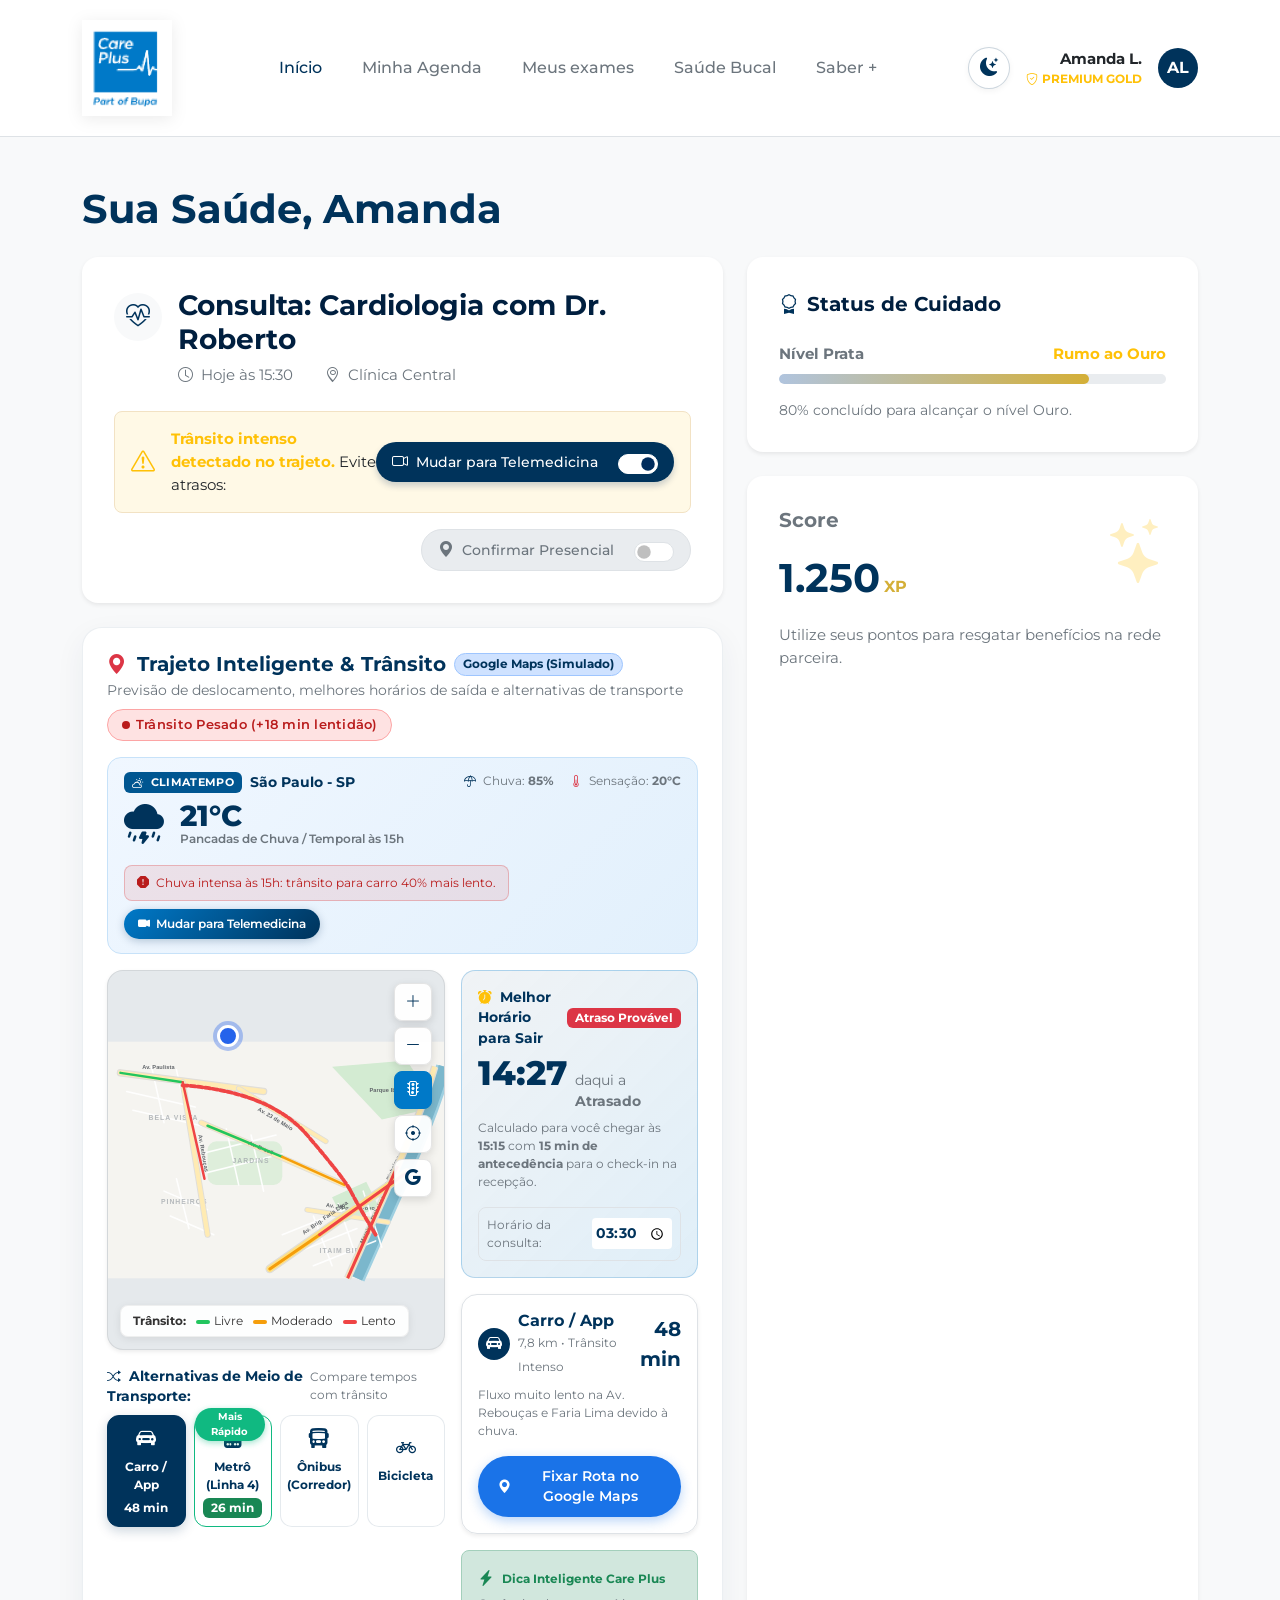
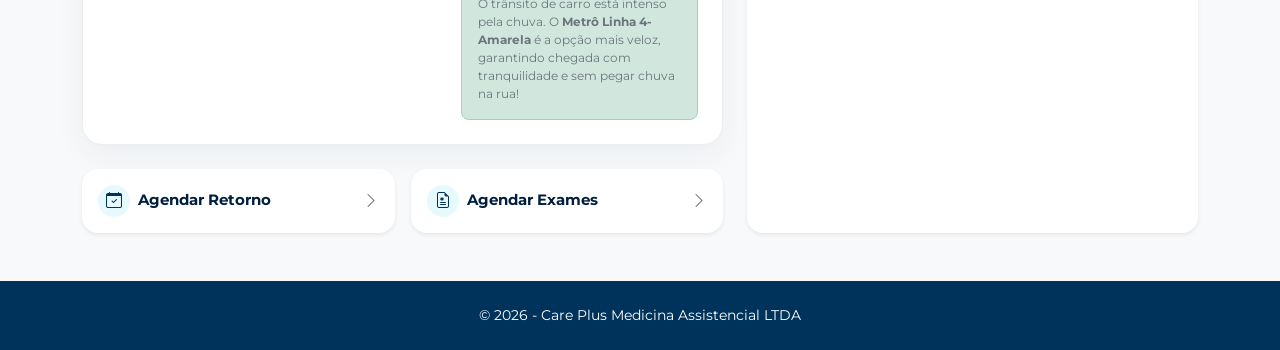
<file: index.html>
<!doctype html>
<html lang="pt-BR">
  <head>
    <meta charset="UTF-8" />
    <meta name="viewport" content="width=device-width, initial-scale=1.0" />
    <title>Care Plus - Dashboard</title>
    <link
      href="https://cdn.jsdelivr.net/npm/bootstrap@5.3.0/dist/css/bootstrap.min.css"
      rel="stylesheet"
    />
    <link rel="preconnect" href="https://fonts.googleapis.com" />
    <link rel="preconnect" href="https://fonts.gstatic.com" crossorigin />
    <link
      href="https://fonts.googleapis.com/css2?family=Montserrat:ital,wght@0,100..900;1,100..900&display=swap"
      rel="stylesheet"
    />
    <link
      rel="stylesheet"
      href="https://cdn.jsdelivr.net/npm/bootstrap-icons@1.11.1/font/bootstrap-icons.css"
    />
    <link rel="stylesheet" href="css/style.css" />
  </head>
  <body class="bg-light">
    <nav
      class="navbar navbar-expand-lg navbar-light bg-white border-bottom py-3"
    >
      <div class="container">
        <a class="navbar-brand d-flex align-items-center" href="index.html">
          <img
            src="img/logo.png"
            alt="Logo da Care Plus"
            height="96"
            class="d-inline-block align-text-top"
          />
        </a>
        <button
          class="navbar-toggler"
          type="button"
          data-bs-toggle="collapse"
          data-bs-target="#navbarNav"
        >
          <span class="navbar-toggler-icon"></span>
        </button>
        <div class="collapse navbar-collapse" id="navbarNav">
          <ul class="navbar-nav mx-auto">
            <li class="nav-item me-4">
              <a
                class="nav-link active fw-medium text-dark d-flex align-items-center"
                href="index.html"
              >
                Início
              </a>
            </li>
            <li class="nav-item me-4">
              <a
                class="nav-link fw-medium text-secondary d-flex align-items-center"
                href="pages/agenda.html"
              >
                Minha Agenda
              </a>
            </li>
            <li class="nav-item me-4">
              <a
                class="nav-link fw-medium text-secondary d-flex align-items-center"
                href="pages/exames.html"
              >
                Meus exames
              </a>
            </li>
            <li class="nav-item me-4">
              <a
                class="nav-link fw-medium text-secondary d-flex align-items-center"
                href="pages/saude-bucal.html"
              >
                Saúde Bucal
              </a>
            </li>
            <li class="nav-item">
              <a
                class="nav-link fw-medium text-secondary d-flex align-items-center"
                href="pages/saber.html"
              >
                Saber +
              </a>
            </li>
          </ul>
          <div class="d-flex align-items-center">
            <button
              class="btn btn-theme-toggle me-3"
              id="btnThemeToggle"
              title="Alternar tema claro/escuro"
              aria-label="Alternar tema claro/escuro"
            >
              <i class="bi bi-moon-stars-fill"></i>
            </button>
            <a
              href="pages/cadastro.html"
              class="text-decoration-none"
              title="Ver Perfil"
            >
              <div class="d-flex align-items-center">
                <div class="text-end me-3">
                  <div class="fw-bold text-dark font-md user-header-name">
                    Amanda L.
                  </div>
                  <div
                    class="text-warning fw-bold d-flex align-items-center justify-content-end font-xs"
                  >
                    <i class="bi bi-shield-check me-1"></i> PREMIUM GOLD
                  </div>
                </div>
                <div
                  class="avatar-md bg-primary text-white rounded-circle d-flex justify-content-center align-items-center fw-bold"
                >
                  AL
                </div>
              </div>
            </a>
          </div>
        </div>
      </div>
    </nav>
    <main class="container my-5">
      <h1 class="fw-bold mb-4 dashboard-title">Sua Saúde, Amanda</h1>
      <div class="row g-4">
        <div class="col-lg-7">
          <div class="card border-0 shadow-sm rounded-4 p-2">
            <div class="card-body p-4">
              <div class="d-flex align-items-start mb-4">
                <div class="icon-box bg-light avatar-lg me-3 mt-1">
                  <i class="bi bi-heart-pulse text-primary fs-4"></i>
                </div>
                <div>
                  <h3 class="fw-bold mb-2 section-title">
                    Consulta: Cardiologia com Dr. Roberto
                  </h3>
                  <div class="d-flex text-secondary font-md flex-wrap gap-2">
                    <div class="me-4 d-flex align-items-center m-0">
                      <i class="bi bi-clock me-2"></i> Hoje às 15:30
                    </div>
                    <div class="d-flex align-items-center">
                      <i class="bi bi-geo-alt me-2"></i> Clínica Central
                    </div>
                  </div>
                </div>
              </div>
              <div
                class="alert custom-alert rounded-3 d-flex flex-column flex-md-row align-items-md-center justify-content-between mb-3 p-3"
                role="alert"
              >
                <div class="d-flex align-items-center mb-3 mb-md-0">
                  <i
                    class="bi bi-exclamation-triangle text-warning fs-4 me-3"
                  ></i>
                  <div class="font-md">
                    <strong class="text-warning"
                      >Trânsito intenso detectado no trajeto.</strong
                    >
                    Evite atrasos:
                  </div>
                </div>
                <div
                  class="action-toggle-container bg-primary text-white rounded-pill px-3 py-2 d-flex align-items-center"
                  id="btn-telemedicina"
                >
                  <i class="bi bi-camera-video me-2"></i>
                  <span class="fw-medium me-3 font-sm"
                    >Mudar para Telemedicina</span
                  >
                  <div class="form-check form-switch m-0 ms-1">
                    <input
                      class="form-check-input custom-switch"
                      type="checkbox"
                      role="switch"
                      id="toggleTelemedicina"
                      checked
                    />
                  </div>
                </div>
              </div>
              <div class="d-flex justify-content-end mt-2">
                <div
                  class="action-toggle-container bg-light text-secondary rounded-pill px-3 py-2 d-flex align-items-center border"
                  id="btn-presencial"
                >
                  <i class="bi bi-geo-alt-fill me-2"></i>
                  <span class="fw-medium me-3 font-sm"
                    >Confirmar Presencial</span
                  >
                  <div class="form-check form-switch m-0 ms-1">
                    <input
                      class="form-check-input custom-switch"
                      type="checkbox"
                      role="switch"
                      id="togglePresencial"
                    />
                  </div>
                </div>
              </div>
            </div>
          </div>
          <div id="careplus-maps-root" class="mt-4"></div>
          <div class="row g-3">
            <div class="col-md-6">
              <div
                class="card border-0 shadow-sm rounded-4 p-3 flex-row align-items-center justify-content-between action-card"
                onclick="window.location.href = 'pages/agenda.html'"
              >
                <div class="d-flex align-items-center">
                  <div
                    class="bg-info bg-opacity-10 avatar-sm icon-box text-navy me-2"
                  >
                    <i class="bi bi-calendar-check"></i>
                  </div>
                  <span class="fw-bold section-title font-md"
                    >Agendar Retorno</span
                  >
                </div>
                <i class="bi bi-chevron-right text-secondary"></i>
              </div>
            </div>
            <div class="col-md-6">
              <div
                class="card border-0 shadow-sm rounded-4 p-3 flex-row align-items-center justify-content-between action-card"
                onclick="
                  window.location.href = 'pages/exames.html?tab=agendar-exames'
                "
              >
                <div class="d-flex align-items-center">
                  <div
                    class="bg-info bg-opacity-10 avatar-sm icon-box text-navy me-2"
                  >
                    <i class="bi bi-file-earmark-medical"></i>
                  </div>
                  <span class="fw-bold section-title font-md"
                    >Agendar Exames</span
                  >
                </div>
                <i class="bi bi-chevron-right text-secondary"></i>
              </div>
            </div>
          </div>
        </div>
        <div class="col-lg-5 d-flex flex-column gap-4">
          <div class="card border-0 shadow-sm rounded-4 p-2">
            <div class="card-body p-4">
              <div class="d-flex align-items-center mb-4">
                <i class="bi bi-award fs-5 me-2 text-navy"></i>
                <h5 class="fw-bold m-0 section-title">Status de Cuidado</h5>
              </div>
              <div class="d-flex justify-content-between mb-2 fw-bold font-md">
                <span class="text-secondary">Nível Prata</span>
                <span class="text-warning">Rumo ao Ouro</span>
              </div>
              <div class="progress mb-3">
                <div
                  class="progress-bar custom-progress-bar"
                  role="progressbar"
                  aria-valuenow="80"
                  aria-valuemin="0"
                  aria-valuemax="100"
                ></div>
              </div>
              <p class="text-secondary m-0 font-sm">
                80% concluído para alcançar o nível Ouro.
              </p>
            </div>
          </div>
          <div
            class="card border-0 shadow-sm rounded-4 p-2 h-100 card-reward"
            onclick="window.location.href = 'pages/recompensas.html'"
          >
            <div class="card-body p-4 position-relative overflow-hidden">
              <i
                class="bi bi-stars position-absolute text-warning opacity-25"
              ></i>
              <h5 class="fw-bold mb-3 text-secondary">Score</h5>
              <div class="d-flex align-items-baseline mb-3">
                <span class="fw-bold balance-value">1.250</span>
                <span class="fw-bold xp-tag ms-1">XP</span>
              </div>
              <p class="text-secondary m-0 font-md w-85">
                Utilize seus pontos para resgatar benefícios na rede parceira.
              </p>
            </div>
          </div>
        </div>
      </div>
    </main>
    <footer class="custom-footer">
      © 2026 - Care Plus Medicina Assistencial LTDA
    </footer>
    <script src="https://cdn.jsdelivr.net/npm/bootstrap@5.3.0/dist/js/bootstrap.bundle.min.js"></script>
    <script src="js/global.js"></script>
    <script src="js/maps-service.js"></script>
    <script src="js/index.js"></script>
  </body>
</html>
</file>
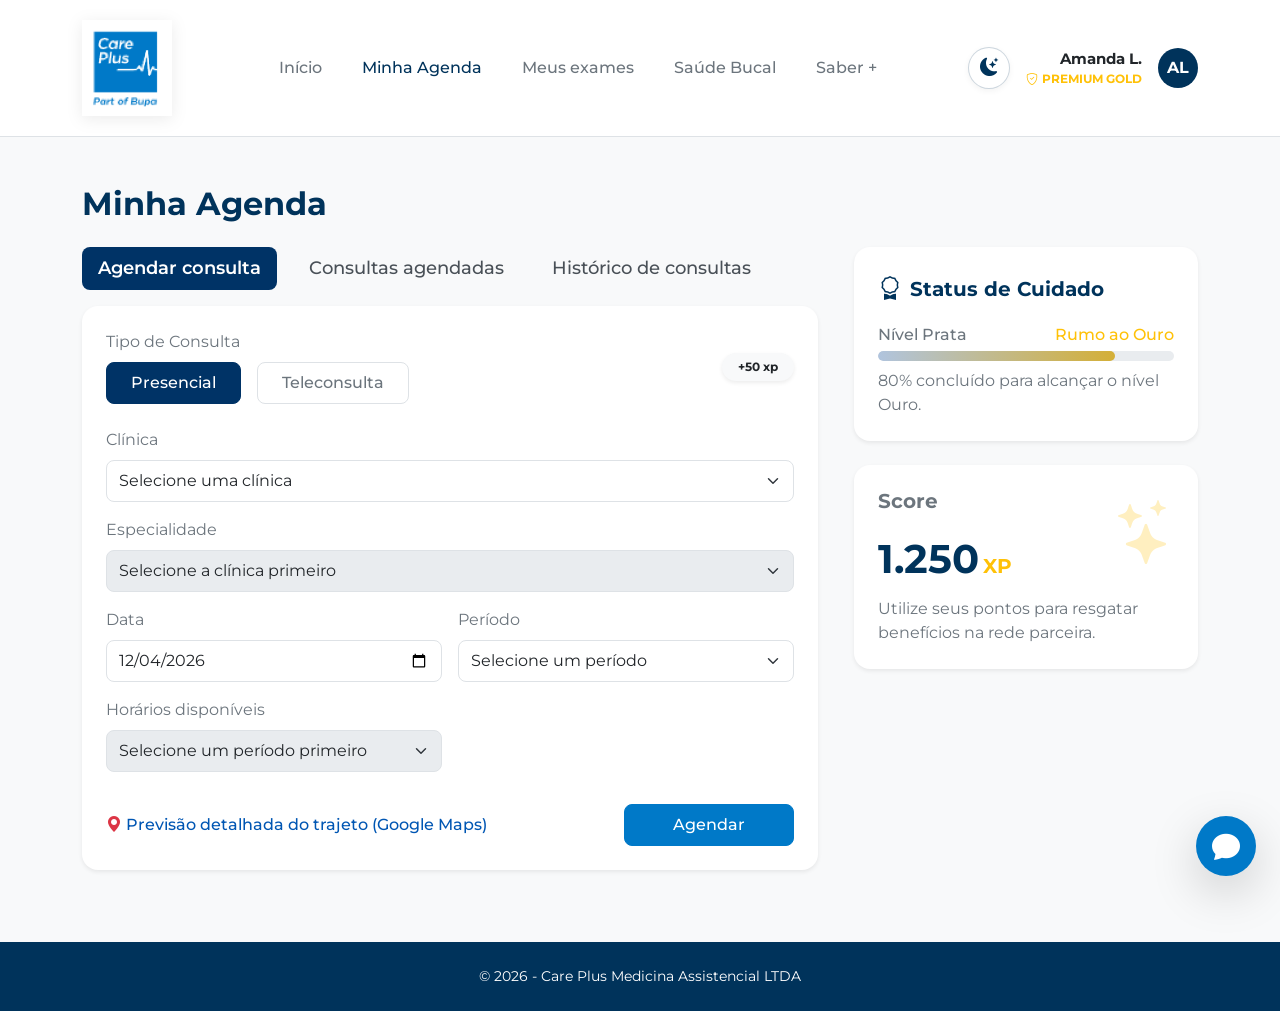
<file: pages/agenda.html>
<!doctype html>
<html lang="pt-BR">
  <head>
    <meta charset="UTF-8" />
    <meta name="viewport" content="width=device-width, initial-scale=1.0" />
    <title>Care Plus - Minha Agenda</title>
    <link
      href="https://cdn.jsdelivr.net/npm/bootstrap@5.3.0/dist/css/bootstrap.min.css"
      rel="stylesheet"
    />
    <link rel="preconnect" href="https://fonts.googleapis.com" />
    <link rel="preconnect" href="https://fonts.gstatic.com" crossorigin />
    <link
      href="https://fonts.googleapis.com/css2?family=Montserrat:ital,wght@0,100..900;1,100..900&display=swap"
      rel="stylesheet"
    />
    <link
      rel="stylesheet"
      href="https://cdn.jsdelivr.net/npm/bootstrap-icons@1.11.1/font/bootstrap-icons.css"
    />
    <link rel="stylesheet" href="../css/style.css" />
  </head>
  <body class="bg-light">
    <nav
      class="navbar navbar-expand-lg navbar-light bg-white border-bottom py-3"
    >
      <div class="container">
        <a class="navbar-brand d-flex align-items-center" href="../index.html">
          <img
            src="../img/logo.png"
            alt="Logo da Care Plus"
            height="96"
            class="d-inline-block align-text-top"
          />
        </a>
        <button
          class="navbar-toggler"
          type="button"
          data-bs-toggle="collapse"
          data-bs-target="#navbarNav"
        >
          <span class="navbar-toggler-icon"></span>
        </button>
        <div class="collapse navbar-collapse" id="navbarNav">
          <ul class="navbar-nav mx-auto">
            <li class="nav-item me-4">
              <a
                class="nav-link fw-medium text-secondary d-flex align-items-center"
                href="../index.html"
              >
                Início
              </a>
            </li>
            <li class="nav-item me-4">
              <a
                class="nav-link active fw-medium text-dark d-flex align-items-center"
                href="agenda.html"
              >
                Minha Agenda
              </a>
            </li>
            <li class="nav-item me-4">
              <a
                class="nav-link fw-medium text-secondary d-flex align-items-center"
                href="exames.html"
              >
                Meus exames
              </a>
            </li>
            <li class="nav-item me-4">
              <a
                class="nav-link fw-medium text-secondary d-flex align-items-center"
                href="saude-bucal.html"
              >
                Saúde Bucal
              </a>
            </li>
            <li class="nav-item">
              <a
                class="nav-link fw-medium text-secondary d-flex align-items-center"
                href="saber.html"
              >
                Saber +
              </a>
            </li>
          </ul>
          <div class="d-flex align-items-center">
            <button
              class="btn btn-theme-toggle me-3"
              id="btnThemeToggle"
              title="Alternar tema claro/escuro"
              aria-label="Alternar tema claro/escuro"
            >
              <i class="bi bi-moon-stars-fill"></i>
            </button>
            <a
              href="cadastro.html"
              class="text-decoration-none"
              title="Ver Perfil"
            >
              <div class="d-flex align-items-center">
                <div class="text-end me-3">
                  <div class="fw-bold text-dark font-md user-header-name">
                    Amanda L.
                  </div>
                  <div
                    class="text-warning fw-bold d-flex align-items-center justify-content-end font-xs"
                  >
                    <i class="bi bi-shield-check me-1"></i> PREMIUM GOLD
                  </div>
                </div>
                <div
                  class="avatar-md bg-primary text-white rounded-circle d-flex justify-content-center align-items-center fw-bold"
                >
                  AL
                </div>
              </div>
            </a>
          </div>
        </div>
      </div>
    </nav>
    <main class="container my-5">
      <h2 class="fw-bold mb-4 text-brand-primary">Minha Agenda</h2>
      <div class="row">
        <div class="col-lg-8">
          <div class="d-flex mb-3 gap-3 flex-wrap">
            <button class="btn tab-btn active" id="tab-agendar">
              Agendar consulta
            </button>
            <button class="btn tab-btn" id="tab-consultas">
              Consultas agendadas
            </button>
            <button class="btn tab-btn" id="tab-historico">
              Histórico de consultas
            </button>
          </div>
          <div
            class="card border-0 shadow-sm rounded-4 p-4 mb-4 tab-content-panel active"
            id="content-agendar"
          >
            <div
              class="mb-4 d-flex justify-content-between align-items-center flex-wrap gap-2"
            >
              <div>
                <label class="form-label text-secondary mb-2"
                  >Tipo de Consulta</label
                >
                <div class="d-flex gap-3 flex-wrap">
                  <button
                    type="button"
                    id="btn-tipo-presencial"
                    class="btn px-2 px-md-4 py-2 fw-medium rounded-3 btn-presencial-active"
                  >
                    Presencial
                  </button>
                  <button
                    type="button"
                    id="btn-tipo-teleconsulta"
                    class="btn px-2 px-md-4 py-2 fw-medium rounded-3 btn-teleconsulta-inactive"
                  >
                    Teleconsulta
                  </button>
                </div>
              </div>
              <span
                class="badge bg-light text-dark px-3 py-2 rounded-pill shadow-sm text-sm"
                >+50 xp</span
              >
            </div>
            <div class="mb-3">
              <label class="form-label text-secondary">Clínica</label>
              <select
                id="select-clinica"
                class="form-select rounded-3 py-2 border-input-custom"
              >
                <option selected disabled>Selecione uma clínica</option>
                <option value="Saúde da Mulher">Saúde da Mulher</option>
                <option value="Vida Plus">Vida Plus</option>
                <option value="Clínica Rios">Clínica Rios</option>
                <option value="SP Saúde">SP Saúde</option>
                <option value="Bem Estar Clínica">Bem Estar Clínica</option>
                <option value="Centro Médico Avançado">
                  Centro Médico Avançado
                </option>
              </select>
            </div>
            <div class="mb-3">
              <label class="form-label text-secondary">Especialidade</label>
              <select
                id="select-especialidade"
                class="form-select rounded-3 py-2 border-input-custom"
                disabled
              >
                <option selected disabled>Selecione a clínica primeiro</option>
              </select>
            </div>
            <div class="row g-3 mb-4">
              <div class="col-md-6">
                <label class="form-label text-secondary">Data</label>
                <input
                  type="date"
                  id="input-data"
                  class="form-control rounded-3 py-2 border-input-custom"
                  value="2026-10-19"
                  min="2026-10-19"
                />
              </div>
              <div class="col-md-6">
                <label class="form-label text-secondary">Período</label>
                <select
                  id="select-periodo"
                  class="form-select rounded-3 py-2 border-input-custom"
                >
                  <option selected disabled>Selecione um período</option>
                  <option value="Manhã">Manhã</option>
                  <option value="Tarde">Tarde</option>
                </select>
              </div>
              <div class="col-md-6">
                <label class="form-label text-secondary"
                  >Horários disponíveis</label
                >
                <select
                  id="select-horario"
                  class="form-select rounded-3 py-2 border-input-custom"
                >
                  <option selected disabled>
                    Selecione um período primeiro
                  </option>
                </select>
              </div>
            </div>
            <div
              class="d-flex justify-content-between align-items-center flex-wrap gap-3 mt-2"
            >
              <a href="#modalTrajetoGoogleMaps" data-bs-toggle="modal" class="text-link text-decoration-none fw-medium d-flex align-items-center"
                ><i class="bi bi-geo-alt-fill text-danger me-1"></i> Previsão detalhada do trajeto (Google Maps)</a
              >
              <button
                id="btn-agendar"
                type="button"
                class="btn btn-brand-primary px-5 py-2 fw-medium rounded-3"
                data-bs-toggle="modal"
                data-bs-target="#confirmacaoModal"
              >
                Agendar
              </button>
            </div>
          </div>
          <div
            class="card border-0 shadow-sm rounded-4 p-4 mb-4 tab-content-panel d-none"
            id="content-consultas"
          >
            <p class="text-secondary mb-3">Próximas consultas</p>
            <div id="listaConsultasAgendadas">
              <div
                class="border rounded-4 p-4 mb-3 d-flex justify-content-between align-items-center flex-wrap gap-3 consulta-item"
                id="consulta-default"
              >
                <div>
                  <h5 class="fw-bold mb-3 text-brand-primary">
                    Consulta: Cardiologia com Dr. Roberto
                  </h5>
                  <div class="d-flex gap-4 text-secondary flex-wrap">
                    <span
                      class="d-flex align-items-center bg-light rounded-pill px-3 py-1 text-sm"
                      id="agenda-consulta-hoje"
                    >
                      <i class="bi bi-calendar-event me-2 text-primary"></i> Hoje (19 de Out 2026) às
                      15:30
                    </span>
                    <span class="d-flex align-items-center text-sm">
                      <i class="bi bi-geo-alt me-2"></i> Clínica Central
                    </span>
                  </div>
                </div>
                <div class="d-flex flex-column flex-md-row gap-2">
                  <button
                    class="btn btn-outline-primary px-3 rounded-3"
                    data-bs-toggle="modal"
                    data-bs-target="#modalTrajetoGoogleMaps"
                    title="Ver rota e trânsito no Google Maps"
                  >
                    <i class="bi bi-map me-1"></i> Ver Trajeto
                  </button>
                  <button
                    class="btn btn-brand-primary px-4 rounded-3"
                    onclick="
                      solicitarRemarcacaoConsulta(
                        'default',
                        'Cardiologia',
                        'Clínica Central',
                      )
                    "
                  >
                    Remarcar
                  </button>
                  <button
                    class="btn btn-outline-brand-danger px-4 rounded-3"
                    onclick="cancelarConsulta('default')"
                  >
                    Desmarcar
                  </button>
                </div>
              </div>
            </div>
          </div>
          <div
            class="card border-0 shadow-sm rounded-4 p-4 mb-4 tab-content-panel d-none"
            id="content-historico"
          >
            <p class="text-secondary mb-3">Consultas anteriores</p>
            <div id="listaHistoricoConsultas"></div>
          </div>
        </div>
        <div class="col-lg-4 mt-4 mt-lg-0 ps-lg-4">
          <div class="card border-0 shadow-sm rounded-4 p-4 mb-4">
            <div
              class="d-flex align-items-center mb-3 fw-bold fs-5 text-brand-primary"
            >
              <i class="bi bi-award me-2 fs-4"></i> Status de Cuidado
            </div>
            <div
              class="d-flex justify-content-between text-secondary mb-1 fw-medium text-sm"
            >
              <span>Nível Prata</span>
              <span class="text-warning">Rumo ao Ouro</span>
            </div>
            <div class="progress mb-2 progress-custom">
              <div
                class="progress-bar custom-progress-bar"
                role="progressbar"
                aria-valuenow="80"
                aria-valuemin="0"
                aria-valuemax="100"
              ></div>
            </div>
            <p class="text-secondary mb-0 text-xs-alt">
              80% concluído para alcançar o nível Ouro.
            </p>
          </div>
          <div
            class="card border-0 shadow-sm rounded-4 p-4 position-relative overflow-hidden card-reward"
            onclick="window.location.href = 'recompensas.html'"
          >
            <h5 class="fw-bold mb-3 text-secondary">Score</h5>
            <div class="d-flex align-items-baseline mb-2">
              <span class="fw-bold me-1 score-value">1.250</span>
              <span class="text-warning fw-bold fs-5">XP</span>
            </div>
            <p class="text-secondary mb-0 score-text">
              Utilize seus pontos para resgatar benefícios na rede parceira.
            </p>
            <i
              class="bi bi-stars text-warning position-absolute opacity-25 score-icon-bg"
            ></i>
          </div>
        </div>
      </div>
    </main>
    <button
      class="btn btn-primary rounded-circle position-fixed bottom-0 end-0 m-4 shadow-lg d-flex justify-content-center align-items-center p-0 fab-btn"
    >
      <i class="bi bi-chat-fill text-white fs-3"></i>
    </button>
    <div
      class="modal fade"
      id="confirmacaoModal"
      tabindex="-1"
      aria-labelledby="confirmacaoModalLabel"
      aria-hidden="true"
    >
      <div class="modal-dialog modal-dialog-centered">
        <div class="modal-content border-0 rounded-4 shadow">
          <div class="modal-header border-0 pb-0">
            <button
              type="button"
              class="btn-close"
              data-bs-dismiss="modal"
              aria-label="Close"
            ></button>
          </div>
          <div class="modal-body text-center p-4 pt-0">
            <i class="bi bi-calendar-check text-primary mb-3 modal-icon-lg"></i>
            <h4 class="fw-bold mb-3 text-brand-primary">
              Confirmar Agendamento
            </h4>
            <p class="text-secondary fs-5 mb-4" id="modal-mensagem">
              Confirma o agendamento da consulta de
              <strong id="modal-especialidade">Clínica Geral</strong>, no
              horário <strong id="modal-horario">selecionado</strong> com o(a)
              doutor(a) na clínica <strong id="modal-clinica">indicada</strong>?
            </p>
            <div class="d-flex gap-3 justify-content-center flex-wrap">
              <button
                type="button"
                class="btn btn-outline-secondary px-4 py-2 rounded-3 fw-medium"
                data-bs-dismiss="modal"
              >
                Não confirmo
              </button>
              <button
                type="button"
                class="btn btn-primary px-4 py-2 rounded-3 fw-medium"
                data-bs-dismiss="modal"
                onclick="confirmarAgendamento()"
              >
                Confirmo
              </button>
            </div>
          </div>
        </div>
      </div>
    </div>
    <div class="modal fade" id="modalConfirmarRemarcacaoAgenda" tabindex="-1">
      <div class="modal-dialog modal-dialog-centered">
        <div class="modal-content rounded-4 border-0 shadow">
          <div class="modal-body text-center p-5">
            <div class="mb-4">
              <i class="bi bi-question-circle text-warning modal-icon-xl"></i>
            </div>
            <h4 class="fw-bold mb-3 text-brand-primary">Remarcar Consulta?</h4>
            <p class="text-secondary mb-4">
              Tem certeza que deseja remarcar a sua consulta de
              <strong id="nomeConsultaRemarcacao"></strong>?
            </p>
            <div class="d-flex gap-3 justify-content-center">
              <button
                type="button"
                class="btn btn-outline-secondary px-4 py-2 rounded-pill fw-bold"
                data-bs-dismiss="modal"
              >
                Não
              </button>
              <button
                type="button"
                class="btn btn-primary px-4 py-2 rounded-pill fw-bold"
                onclick="confirmarRemarcacaoAgenda()"
              >
                Sim
              </button>
            </div>
          </div>
        </div>
      </div>
    </div>

    <!-- Modal Previsão de Trajeto & Trânsito (Google Maps) -->
    <div class="modal fade modal-trajeto" id="modalTrajetoGoogleMaps" tabindex="-1" aria-labelledby="modalTrajetoLabel" aria-hidden="true">
      <div class="modal-dialog modal-dialog-centered modal-trajeto-dialog">
        <div class="modal-content modal-trajeto-content rounded-4 border-0 shadow-lg">
          <div class="modal-header border-0 pb-0 pt-4 px-4">
            <h5 class="modal-title fw-bold text-navy" id="modalTrajetoLabel">
              <i class="bi bi-geo-alt-fill text-danger me-2"></i> Trajeto & Trânsito em Tempo Real
            </h5>
            <button type="button" class="btn-close" data-bs-dismiss="modal" aria-label="Fechar"></button>
          </div>
          <div class="modal-body modal-trajeto-body p-3 p-md-4">
            <div id="careplus-maps-root"></div>
          </div>
        </div>
      </div>
    </div>

    <footer class="custom-footer">
      © 2026 - Care Plus Medicina Assistencial LTDA
    </footer>
    <script src="https://cdn.jsdelivr.net/npm/bootstrap@5.3.0/dist/js/bootstrap.bundle.min.js"></script>
    <script src="../js/global.js?v=20261019"></script>
    <script src="../js/maps-service.js?v=20261019"></script>
    <script src="../js/agenda.js?v=20261019-4"></script>
    <script>
      // Ao abrir o modal, re-renderizar mapa se necessário
      const modalTrajeto = document.getElementById('modalTrajetoGoogleMaps');
      if (modalTrajeto) {
        modalTrajeto.addEventListener('shown.bs.modal', function () {
          if (window.initCarePlusMaps) window.initCarePlusMaps();
        });
      }
    </script>
  </body>
</html>
</file>
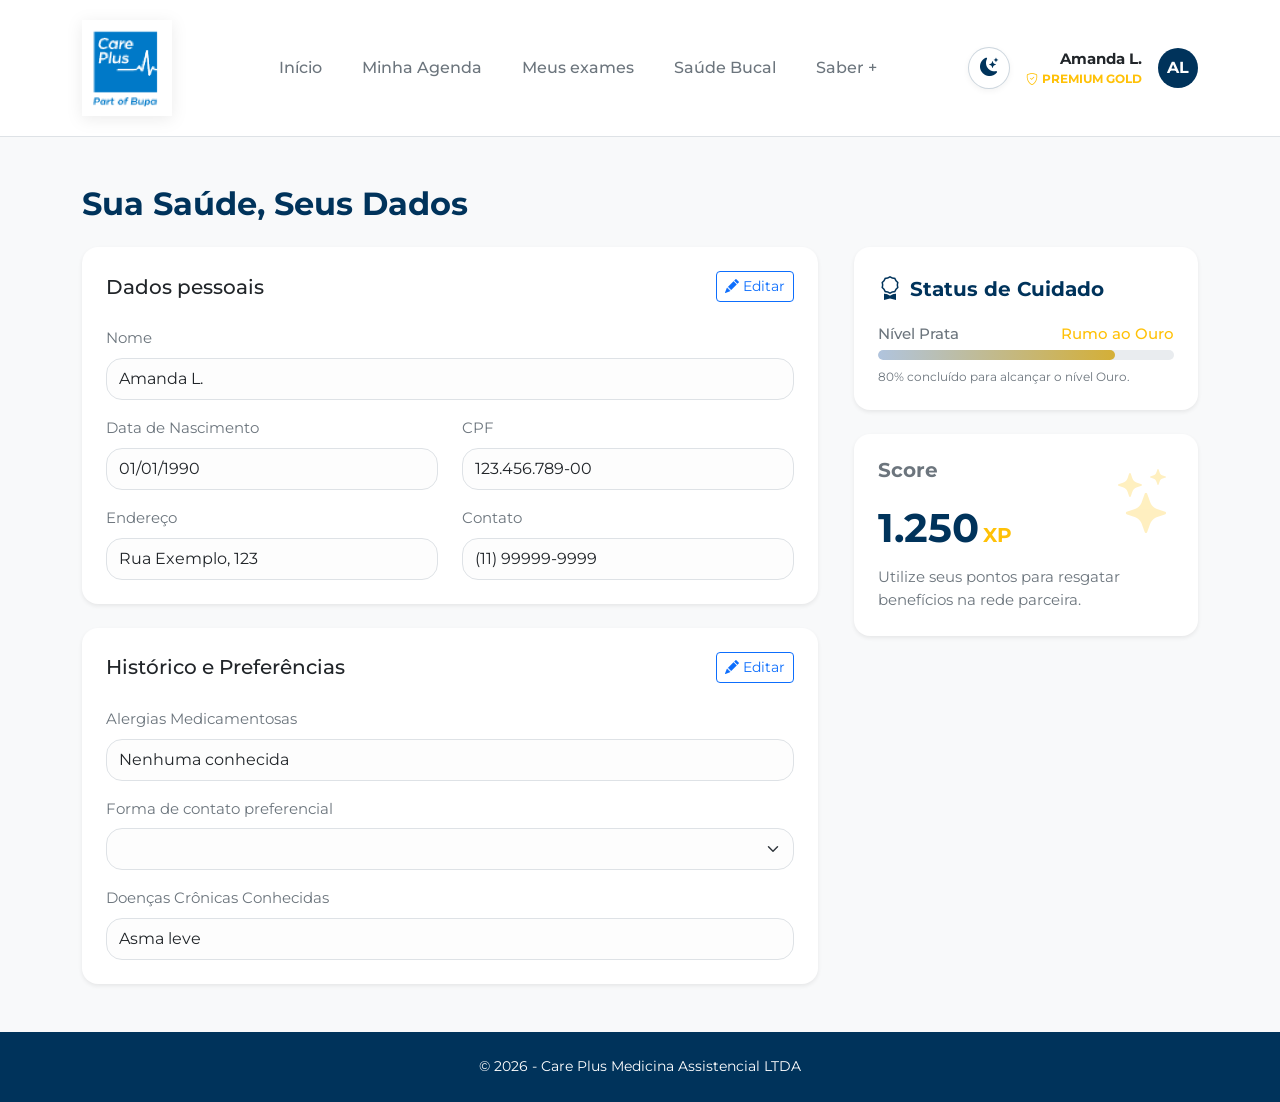
<file: pages/cadastro.html>
<!doctype html>
<html lang="pt-BR">
  <head>
    <meta charset="UTF-8" />
    <meta name="viewport" content="width=device-width, initial-scale=1.0" />
    <title>Care Plus - Perfil</title>
    <link
      href="https://cdn.jsdelivr.net/npm/bootstrap@5.3.0/dist/css/bootstrap.min.css"
      rel="stylesheet"
    />
    <link rel="preconnect" href="https://fonts.googleapis.com" />
    <link rel="preconnect" href="https://fonts.gstatic.com" crossorigin />
    <link
      href="https://fonts.googleapis.com/css2?family=Montserrat:ital,wght@0,100..900;1,100..900&display=swap"
      rel="stylesheet"
    />
    <link
      rel="stylesheet"
      href="https://cdn.jsdelivr.net/npm/bootstrap-icons@1.11.1/font/bootstrap-icons.css"
    />
    <link rel="stylesheet" href="../css/style.css" />
  </head>
  <body class="bg-light">
    <nav
      class="navbar navbar-expand-lg navbar-light bg-white border-bottom py-3"
    >
      <div class="container">
        <a class="navbar-brand d-flex align-items-center" href="../index.html">
          <img
            src="../img/logo.png"
            alt="Logo da Care Plus"
            height="96"
            class="d-inline-block align-text-top"
          />
        </a>
        <button
          class="navbar-toggler"
          type="button"
          data-bs-toggle="collapse"
          data-bs-target="#navbarNav"
        >
          <span class="navbar-toggler-icon"></span>
        </button>
        <div class="collapse navbar-collapse" id="navbarNav">
          <ul class="navbar-nav mx-auto">
            <li class="nav-item me-4">
              <a
                class="nav-link fw-medium text-secondary d-flex align-items-center"
                href="../index.html"
              >
                Início
              </a>
            </li>
            <li class="nav-item me-4">
              <a
                class="nav-link fw-medium text-secondary d-flex align-items-center"
                href="agenda.html"
              >
                Minha Agenda
              </a>
            </li>
            <li class="nav-item me-4">
              <a
                class="nav-link fw-medium text-secondary d-flex align-items-center"
                href="exames.html"
              >
                Meus exames
              </a>
            </li>
            <li class="nav-item me-4">
              <a
                class="nav-link fw-medium text-secondary d-flex align-items-center"
                href="saude-bucal.html"
              >
                Saúde Bucal
              </a>
            </li>
            <li class="nav-item">
              <a
                class="nav-link fw-medium text-secondary d-flex align-items-center"
                href="saber.html"
              >
                Saber +
              </a>
            </li>
          </ul>
          <div class="d-flex align-items-center">
            <button
              class="btn btn-theme-toggle me-3"
              id="btnThemeToggle"
              title="Alternar tema claro/escuro"
              aria-label="Alternar tema claro/escuro"
            >
              <i class="bi bi-moon-stars-fill"></i>
            </button>
            <a
              href="cadastro.html"
              class="text-decoration-none"
              title="Ver Perfil"
            >
              <div class="d-flex align-items-center">
                <div class="text-end me-3">
                  <div class="fw-bold text-dark font-md user-header-name">
                    Amanda L.
                  </div>
                  <div
                    class="text-warning fw-bold d-flex align-items-center justify-content-end font-xs"
                  >
                    <i class="bi bi-shield-check me-1"></i> PREMIUM GOLD
                  </div>
                </div>
                <div
                  class="avatar-md bg-primary text-white rounded-circle d-flex justify-content-center align-items-center fw-bold"
                >
                  AL
                </div>
              </div>
            </a>
          </div>
        </div>
      </div>
    </nav>
    <main class="container my-5">
      <h2 class="fw-bold mb-4 text-navy">Sua Saúde, Seus Dados</h2>
      <div class="row">
        <div class="col-lg-8">
          <div
            class="card border-0 shadow-sm rounded-4 p-4 mb-4"
            id="section-dados"
          >
            <div class="d-flex justify-content-between align-items-center mb-4">
              <h5 class="fw-medium m-0 text-dark">Dados pessoais</h5>
              <button
                class="btn btn-sm btn-outline-primary edit-icon"
                id="btn-edit-dados"
                title="Editar"
              >
                <i class="bi bi-pencil-fill"></i> Editar
              </button>
            </div>
            <div class="mb-3">
              <label class="form-label text-secondary font-md">Nome</label>
              <input
                type="text"
                class="form-control rounded-4 py-2 border form-control-readonly"
                id="input-nome"
                value="Amanda L."
                readonly
              />
            </div>
            <div class="row g-4 mb-3">
              <div class="col-md-6">
                <label class="form-label text-secondary font-md"
                  >Data de Nascimento</label
                >
                <input
                  type="text"
                  class="form-control rounded-4 py-2 border form-control-readonly"
                  id="input-dt-nasc"
                  value="01/01/1990"
                  readonly
                />
              </div>
              <div class="col-md-6">
                <label class="form-label text-secondary font-md">CPF</label>
                <input
                  type="text"
                  class="form-control rounded-4 py-2 border form-control-readonly"
                  id="input-cpf"
                  value="123.456.789-00"
                  readonly
                />
              </div>
            </div>
            <div class="row g-4">
              <div class="col-md-6">
                <label class="form-label text-secondary font-md"
                  >Endereço</label
                >
                <input
                  type="text"
                  class="form-control rounded-4 py-2 border form-control-readonly"
                  id="input-endereco"
                  value="Rua Exemplo, 123"
                  readonly
                />
              </div>
              <div class="col-md-6">
                <label class="form-label text-secondary font-md">Contato</label>
                <input
                  type="text"
                  class="form-control rounded-4 py-2 border form-control-readonly"
                  id="input-contato"
                  value="(11) 99999-9999"
                  readonly
                />
              </div>
            </div>
            <div class="mt-4 text-end d-none" id="div-save-dados">
              <button class="btn btn-secondary me-2" id="btn-cancel-dados">
                Cancelar
              </button>
              <button
                class="btn btn-primary bg-secondary-brand border-secondary-brand"
                id="btn-save-dados"
              >
                Salvar
              </button>
            </div>
          </div>
          <div
            class="card border-0 shadow-sm rounded-4 p-4"
            id="section-historico"
          >
            <div class="d-flex justify-content-between align-items-center mb-4">
              <h5 class="fw-medium m-0 text-dark">Histórico e Preferências</h5>
              <button
                class="btn btn-sm btn-outline-primary edit-icon"
                id="btn-edit-historico"
                title="Editar"
              >
                <i class="bi bi-pencil-fill"></i> Editar
              </button>
            </div>
            <div class="mb-3">
              <label class="form-label text-secondary font-md"
                >Alergias Medicamentosas</label
              >
              <input
                type="text"
                class="form-control rounded-4 py-2 border form-control-readonly"
                id="input-alergias"
                value="Nenhuma conhecida"
                readonly
              />
            </div>
            <div class="mb-3">
              <label class="form-label text-secondary font-md"
                >Forma de contato preferencial</label
              >
              <select
                class="form-select rounded-4 py-2 border form-control-readonly"
                id="input-contato-pref"
                disabled
              >
                <option value="WHATSAPP">WHATSAPP</option>
                <option value="SMS">SMS</option>
                <option value="EMAIL">EMAIL</option>
                <option value="LIGAÇÃO">LIGAÇÃO</option>
              </select>
            </div>
            <div>
              <label class="form-label text-secondary font-md"
                >Doenças Crônicas Conhecidas</label
              >
              <input
                type="text"
                class="form-control rounded-4 py-2 border form-control-readonly"
                id="input-doencas"
                value="Asma leve"
                readonly
              />
            </div>
            <div class="mt-4 text-end d-none" id="div-save-historico">
              <button class="btn btn-secondary me-2" id="btn-cancel-historico">
                Cancelar
              </button>
              <button
                class="btn btn-primary bg-secondary-brand border-secondary-brand"
                id="btn-save-historico"
              >
                Salvar
              </button>
            </div>
          </div>
        </div>
        <div class="col-lg-4 mt-4 mt-lg-0 ps-lg-4">
          <div class="card border-0 shadow-sm rounded-4 p-4 mb-4">
            <div class="d-flex align-items-center mb-3 fw-bold fs-5 text-navy">
              <i class="bi bi-award me-2 fs-4"></i> Status de Cuidado
            </div>
            <div
              class="d-flex justify-content-between text-secondary mb-1 fw-medium font-md"
            >
              <span>Nível Prata</span>
              <span class="text-warning">Rumo ao Ouro</span>
            </div>
            <div class="progress mb-2 progress-custom">
              <div
                class="progress-bar custom-progress-bar"
                role="progressbar"
                aria-valuenow="80"
                aria-valuemin="0"
                aria-valuemax="100"
              ></div>
            </div>
            <p class="text-secondary mb-0 font-xs">
              80% concluído para alcançar o nível Ouro.
            </p>
          </div>
          <div
            class="card border-0 shadow-sm rounded-4 p-4 position-relative overflow-hidden card-reward"
            onclick="window.location.href = 'recompensas.html'"
          >
            <h5 class="fw-bold mb-3 text-secondary">Score</h5>
            <div class="d-flex align-items-baseline mb-2">
              <span class="fw-bold me-1 score-display">1.250</span>
              <span class="text-warning fw-bold fs-5">XP</span>
            </div>
            <p class="text-secondary mb-0 font-md z-index-1">
              Utilize seus pontos para resgatar benefícios na rede parceira.
            </p>
            <i
              class="bi bi-stars text-warning position-absolute opacity-25 score-star-bg"
            ></i>
          </div>
        </div>
      </div>
    </main>
    <footer class="custom-footer">
      © 2026 - Care Plus Medicina Assistencial LTDA
    </footer>
    <script src="https://cdn.jsdelivr.net/npm/bootstrap@5.3.0/dist/js/bootstrap.bundle.min.js"></script>
    <script src="../js/global.js"></script>
    <script src="../js/cadastro.js"></script>
  </body>
</html>
</file>
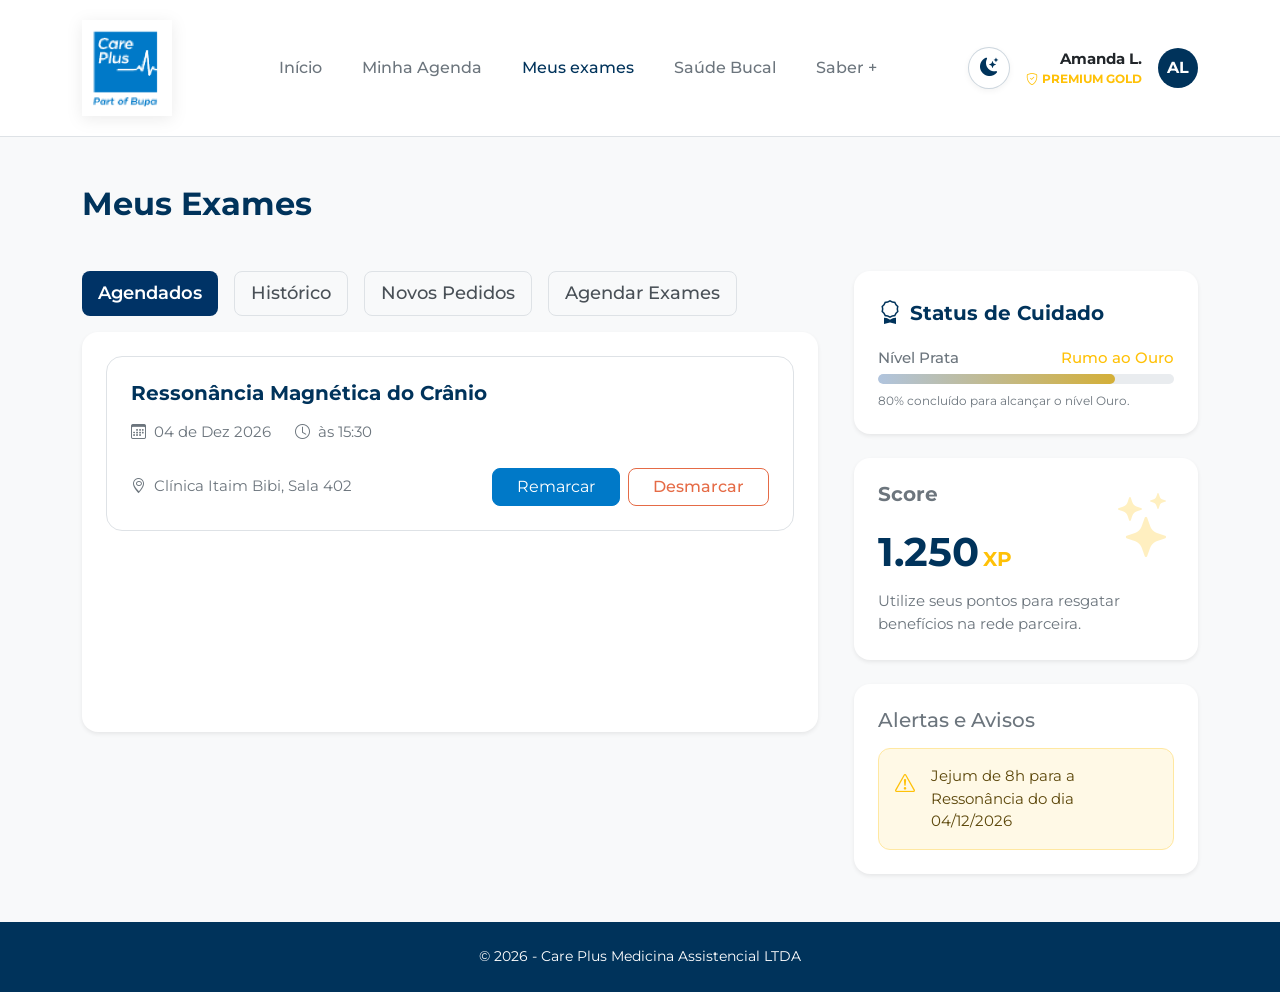
<file: pages/exames.html>
<!doctype html>
<html lang="pt-BR">
  <head>
    <meta charset="UTF-8" />
    <meta name="viewport" content="width=device-width, initial-scale=1.0" />
    <title>Care Plus - Meus Exames</title>
    <link
      href="https://cdn.jsdelivr.net/npm/bootstrap@5.3.0/dist/css/bootstrap.min.css"
      rel="stylesheet"
    />
    <link rel="preconnect" href="https://fonts.googleapis.com" />
    <link rel="preconnect" href="https://fonts.gstatic.com" crossorigin />
    <link
      href="https://fonts.googleapis.com/css2?family=Montserrat:ital,wght@0,100..900;1,100..900&display=swap"
      rel="stylesheet"
    />
    <link
      rel="stylesheet"
      href="https://cdn.jsdelivr.net/npm/bootstrap-icons@1.11.1/font/bootstrap-icons.css"
    />
    <link rel="stylesheet" href="../css/style.css" />
  </head>
  <body class="bg-light">
    <nav
      class="navbar navbar-expand-lg navbar-light bg-white border-bottom py-3"
    >
      <div class="container">
        <a class="navbar-brand d-flex align-items-center" href="../index.html">
          <img
            src="../img/logo.png"
            alt="Logo da Care Plus"
            height="96"
            class="d-inline-block align-text-top"
          />
        </a>
        <button
          class="navbar-toggler"
          type="button"
          data-bs-toggle="collapse"
          data-bs-target="#navbarNav"
        >
          <span class="navbar-toggler-icon"></span>
        </button>
        <div class="collapse navbar-collapse" id="navbarNav">
          <ul class="navbar-nav mx-auto">
            <li class="nav-item me-4">
              <a
                class="nav-link fw-medium text-secondary d-flex align-items-center"
                href="../index.html"
              >
                Início
              </a>
            </li>
            <li class="nav-item me-4">
              <a
                class="nav-link fw-medium text-secondary d-flex align-items-center"
                href="agenda.html"
              >
                Minha Agenda
              </a>
            </li>
            <li class="nav-item me-4">
              <a
                class="nav-link active fw-medium text-dark d-flex align-items-center"
                href="exames.html"
              >
                Meus exames
              </a>
            </li>
            <li class="nav-item me-4">
              <a
                class="nav-link fw-medium text-secondary d-flex align-items-center"
                href="saude-bucal.html"
              >
                Saúde Bucal
              </a>
            </li>
            <li class="nav-item">
              <a
                class="nav-link fw-medium text-secondary d-flex align-items-center"
                href="saber.html"
              >
                Saber +
              </a>
            </li>
          </ul>
          <div class="d-flex align-items-center">
            <button
              class="btn btn-theme-toggle me-3"
              id="btnThemeToggle"
              title="Alternar tema claro/escuro"
              aria-label="Alternar tema claro/escuro"
            >
              <i class="bi bi-moon-stars-fill"></i>
            </button>
            <a
              href="cadastro.html"
              class="text-decoration-none"
              title="Ver Perfil"
            >
              <div class="d-flex align-items-center">
                <div class="text-end me-3">
                  <div class="fw-bold text-dark font-md user-header-name">
                    Amanda L.
                  </div>
                  <div
                    class="text-warning fw-bold d-flex align-items-center justify-content-end font-xs"
                  >
                    <i class="bi bi-shield-check me-1"></i> PREMIUM GOLD
                  </div>
                </div>
                <div
                  class="avatar-md bg-primary text-white rounded-circle d-flex justify-content-center align-items-center fw-bold"
                >
                  AL
                </div>
              </div>
            </a>
          </div>
        </div>
      </div>
    </nav>
    <main class="container my-5">
      <div
        class="d-flex justify-content-between align-items-center mb-4 flex-wrap gap-3"
      >
        <h2 class="fw-bold mb-4 text-brand-primary">Meus Exames</h2>
      </div>
      <div class="row">
        <div class="col-lg-8">
          <div class="d-flex flex-column flex-md-row mb-3 gap-3">
            <button
              class="btn tab-btn active"
              id="tab-agendados"
              onclick="switchTab('agendados')"
            >
              Agendados
            </button>
            <button
              class="btn tab-btn tab-btn-outline"
              id="tab-historico"
              onclick="switchTab('historico')"
            >
              Histórico
            </button>
            <button
              class="btn tab-btn tab-btn-outline"
              id="tab-pedidos"
              onclick="switchTab('pedidos')"
            >
              Novos Pedidos
            </button>
            <button
              class="btn tab-btn tab-btn-outline"
              id="tab-agendar-exames"
              onclick="switchTab('agendar-exames')"
            >
              Agendar Exames
            </button>
          </div>
          <div
            id="content-agendados"
            class="tab-content-section card border-0 shadow-sm rounded-4 p-4 mb-4"
          >
            <div id="listaAgendados">
              <div
                class="border rounded-4 p-4 mb-3 item-agendado"
                id="exame-default"
              >
                <h5 class="fw-bold mb-3 text-navy">
                  Ressonância Magnética do Crânio
                </h5>
                <div class="d-flex flex-wrap gap-4 text-secondary mb-4">
                  <span class="d-flex align-items-center font-md" id="exame-data-default">
                    <i class="bi bi-calendar3 me-2"></i> 19 de Out 2026
                  </span>
                  <span class="d-flex align-items-center font-md">
                    <i class="bi bi-clock me-2"></i> às 15:30
                  </span>
                </div>
                <div
                  class="d-flex justify-content-between align-items-center flex-wrap gap-3"
                >
                  <span
                    class="d-flex align-items-center text-secondary font-md"
                  >
                    <i class="bi bi-geo-alt me-2"></i> Clínica Itaim Bibi, Sala
                    402
                  </span>
                  <div class="d-flex flex-column flex-md-row gap-2">
                    <button
                      class="btn btn-brand-primary px-4 rounded-3"
                      onclick="
                        abrirModalHorario('Ressonância Magnética do Crânio')
                      "
                    >
                      Remarcar
                    </button>
                    <button
                      class="btn btn-outline-danger px-4 rounded-3 fw-medium text-brand-danger border-brand-danger"
                      onclick="cancelarAgendamentoFuturoID('default')"
                    >
                      Desmarcar
                    </button>
                  </div>
                </div>
              </div>
            </div>
          </div>
          <div
            id="content-historico"
            class="tab-content-section card border-0 shadow-sm rounded-4 p-4 mb-4 d-none"
          >
            <div class="d-flex gap-3 mb-4 flex-wrap">
              <div class="flex-grow-1">
                <label class="form-label text-secondary small"
                  >Filtrar por Período</label
                >
                <div
                  class="d-flex flex-column flex-md-row gap-2 align-items-center"
                >
                  <input
                    type="date"
                    id="historicoDataInicio"
                    class="form-control rounded-3 text-secondary"
                    onchange="filtrarHistorico()"
                  />
                  <span>até</span>
                  <input
                    type="date"
                    id="historicoDataFim"
                    class="form-control rounded-3 text-secondary"
                    onchange="filtrarHistorico()"
                  />
                </div>
              </div>
              <div class="flex-grow-1">
                <label class="form-label text-secondary small"
                  >Buscar por Tipo de Exame</label
                >
                <input
                  type="text"
                  id="historicoBuscaTipo"
                  class="form-control rounded-3"
                  placeholder="Digite o nome do exame..."
                  oninput="filtrarHistorico()"
                />
              </div>
            </div>
            <div id="listaHistorico"></div>
          </div>
          <div
            id="content-pedidos"
            class="tab-content-section card border-0 shadow-sm rounded-4 p-4 mb-4 d-none"
          >
            <div
              class="border rounded-4 p-4 position-relative overflow-hidden mb-3"
            >
              <div
                class="bg-light text-secondary rounded-pill px-2 py-1 fw-bold font-xs xp-badge-absolute"
              >
                +50 XP
              </div>
              <h5 class="fw-bold mb-3 mt-2 text-navy">
                Ressonância Magnética do Crânio
              </h5>
              <div
                class="d-flex justify-content-between align-items-center flex-wrap gap-3"
              >
                <span class="d-flex align-items-center text-secondary font-md">
                  <i class="bi bi-person me-2"></i> Dr. Roberto
                </span>
                <button
                  class="btn btn-brand-primary px-4 rounded-3"
                  onclick="agendarExame()"
                >
                  Agendar
                </button>
              </div>
            </div>
          </div>
          <div
            id="content-agendar-exames"
            class="tab-content-section card border-0 shadow-sm rounded-4 p-4 mb-4 d-none"
          >
            <div class="position-relative mb-4">
              <i
                class="bi bi-search position-absolute text-secondary exam-search-icon"
              ></i>
              <input
                type="text"
                id="buscaExames"
                class="form-control border-1 rounded-pill shadow-sm exam-search-input"
                placeholder="Localize pelo nome do exame..."
                onkeyup="filtrarExames()"
              />
            </div>
            <h6 class="fw-bold mb-3 text-secondary">Atalhos por Categoria</h6>
            <div class="row row-cols-2 row-cols-md-4 g-2 mb-4">
              <div class="col">
                <div
                  class="card bg-primary text-white border-0 rounded-3 p-3 h-100 shadow-sm text-center category-card"
                  onclick="filtrarCategoria('Mulher')"
                >
                  <i class="bi bi-gender-female fs-4 mb-1"></i>
                  <span class="small fw-bold">Saúde da Mulher</span>
                </div>
              </div>
              <div class="col">
                <div
                  class="card text-white border-0 rounded-3 p-3 h-100 shadow-sm text-center category-card bg-gradient-blue"
                  onclick="filtrarCategoria('Homem')"
                >
                  <i class="bi bi-gender-male fs-4 mb-1"></i>
                  <span class="small fw-bold">Saúde do Homem</span>
                </div>
              </div>
              <div class="col">
                <div
                  class="card text-white border-0 rounded-3 p-3 h-100 shadow-sm text-center category-card bg-brand-danger"
                  onclick="filtrarCategoria('Sangue')"
                >
                  <i class="bi bi-droplet-half fs-4 mb-1"></i>
                  <span class="small fw-bold">Exames de Sangue</span>
                </div>
              </div>
              <div class="col">
                <div
                  class="card text-white border-0 rounded-3 p-3 h-100 shadow-sm text-center category-card bg-secondary"
                  onclick="filtrarCategoria('Radiologia')"
                >
                  <i class="bi bi-person-bounding-box fs-4 mb-1"></i>
                  <span class="small fw-bold">Radiologia / Imagem</span>
                </div>
              </div>
              <div class="col-12 mt-2">
                <button
                  class="btn btn-outline-secondary btn-sm rounded-pill w-100"
                  onclick="filtrarCategoria('Todos')"
                >
                  Mostrar Todos
                </button>
              </div>
            </div>
            <h6 class="fw-bold mb-3 text-secondary">Selecione para agendar</h6>
            <div class="row row-cols-1 g-3" id="listaExamesAgendamento">
              <!-- SANGUE -->
              <div class="col item-exame" data-cat="Sangue">
                <div
                  class="card border border-light shadow-sm rounded-3 p-3 exam-card"
                  onclick="abrirModalHorario('Hemograma Completo')"
                >
                  <h6 class="fw-bold mb-1 text-navy">Hemograma Completo</h6>
                  <p class="small text-secondary mb-0">
                    Avaliação geral de células sanguíneas.
                  </p>
                </div>
              </div>
              <div class="col item-exame" data-cat="Sangue">
                <div
                  class="card border border-light shadow-sm rounded-3 p-3 exam-card"
                  onclick="abrirModalHorario('Glicemia de Jejum')"
                >
                  <h6 class="fw-bold mb-1 text-navy">Glicemia de Jejum</h6>
                  <p class="small text-secondary mb-0">
                    Avaliação de açúcar no sangue.
                  </p>
                </div>
              </div>
              <div class="col item-exame" data-cat="Sangue">
                <div
                  class="card border border-light shadow-sm rounded-3 p-3 exam-card"
                  onclick="abrirModalHorario('Hemoglobina Glicada (HbA1c)')"
                >
                  <h6 class="fw-bold mb-1 text-navy">
                    Hemoglobina Glicada (HbA1c)
                  </h6>
                  <p class="small text-secondary mb-0">Controle do diabetes.</p>
                </div>
              </div>
              <div class="col item-exame" data-cat="Sangue">
                <div
                  class="card border border-light shadow-sm rounded-3 p-3 exam-card"
                  onclick="abrirModalHorario('Colesterol Total')"
                >
                  <h6 class="fw-bold mb-1 text-navy">Colesterol Total</h6>
                  <p class="small text-secondary mb-0">
                    Avaliação dos níveis de colesterol.
                  </p>
                </div>
              </div>
              <div class="col item-exame" data-cat="Sangue">
                <div
                  class="card border border-light shadow-sm rounded-3 p-3 exam-card"
                  onclick="abrirModalHorario('HDL Colesterol')"
                >
                  <h6 class="fw-bold mb-1 text-navy">HDL Colesterol</h6>
                  <p class="small text-secondary mb-0">
                    Avaliação do bom colesterol.
                  </p>
                </div>
              </div>
              <div class="col item-exame" data-cat="Sangue">
                <div
                  class="card border border-light shadow-sm rounded-3 p-3 exam-card"
                  onclick="abrirModalHorario('LDL Colesterol')"
                >
                  <h6 class="fw-bold mb-1 text-navy">LDL Colesterol</h6>
                  <p class="small text-secondary mb-0">
                    Avaliação do mau colesterol.
                  </p>
                </div>
              </div>
              <div class="col item-exame" data-cat="Sangue">
                <div
                  class="card border border-light shadow-sm rounded-3 p-3 exam-card"
                  onclick="abrirModalHorario('Triglicerídeos')"
                >
                  <h6 class="fw-bold mb-1 text-navy">Triglicerídeos</h6>
                  <p class="small text-secondary mb-0">
                    Avaliação das gorduras no sangue.
                  </p>
                </div>
              </div>
              <div class="col item-exame" data-cat="Sangue">
                <div
                  class="card border border-light shadow-sm rounded-3 p-3 exam-card"
                  onclick="abrirModalHorario('Creatinina')"
                >
                  <h6 class="fw-bold mb-1 text-navy">Creatinina</h6>
                  <p class="small text-secondary mb-0">
                    Avaliação da função renal.
                  </p>
                </div>
              </div>
              <div class="col item-exame" data-cat="Sangue">
                <div
                  class="card border border-light shadow-sm rounded-3 p-3 exam-card"
                  onclick="abrirModalHorario('Ureia')"
                >
                  <h6 class="fw-bold mb-1 text-navy">Ureia</h6>
                  <p class="small text-secondary mb-0">
                    Avaliação da função renal.
                  </p>
                </div>
              </div>
              <div class="col item-exame" data-cat="Sangue">
                <div
                  class="card border border-light shadow-sm rounded-3 p-3 exam-card"
                  onclick="abrirModalHorario('TGO (AST)')"
                >
                  <h6 class="fw-bold mb-1 text-navy">TGO (AST)</h6>
                  <p class="small text-secondary mb-0">
                    Avaliação da função hepática.
                  </p>
                </div>
              </div>
              <div class="col item-exame" data-cat="Sangue">
                <div
                  class="card border border-light shadow-sm rounded-3 p-3 exam-card"
                  onclick="abrirModalHorario('TGP (ALT)')"
                >
                  <h6 class="fw-bold mb-1 text-navy">TGP (ALT)</h6>
                  <p class="small text-secondary mb-0">
                    Avaliação da função hepática.
                  </p>
                </div>
              </div>
              <div class="col item-exame" data-cat="Sangue">
                <div
                  class="card border border-light shadow-sm rounded-3 p-3 exam-card"
                  onclick="abrirModalHorario('TSH')"
                >
                  <h6 class="fw-bold mb-1 text-navy">TSH</h6>
                  <p class="small text-secondary mb-0">
                    Avaliação da tireoide.
                  </p>
                </div>
              </div>
              <div class="col item-exame" data-cat="Sangue">
                <div
                  class="card border border-light shadow-sm rounded-3 p-3 exam-card"
                  onclick="abrirModalHorario('T4 Livre')"
                >
                  <h6 class="fw-bold mb-1 text-navy">T4 Livre</h6>
                  <p class="small text-secondary mb-0">
                    Avaliação da tireoide.
                  </p>
                </div>
              </div>
              <div class="col item-exame" data-cat="Sangue">
                <div
                  class="card border border-light shadow-sm rounded-3 p-3 exam-card"
                  onclick="
                    abrirModalHorario('Vitamina D (25-hidroxivitamina D)')
                  "
                >
                  <h6 class="fw-bold mb-1 text-navy">
                    Vitamina D (25-hidroxivitamina D)
                  </h6>
                  <p class="small text-secondary mb-0">
                    Avaliação da vitamina D.
                  </p>
                </div>
              </div>
              <div class="col item-exame" data-cat="Sangue">
                <div
                  class="card border border-light shadow-sm rounded-3 p-3 exam-card"
                  onclick="abrirModalHorario('Vitamina B12')"
                >
                  <h6 class="fw-bold mb-1 text-navy">Vitamina B12</h6>
                  <p class="small text-secondary mb-0">
                    Avaliação da vitamina B12.
                  </p>
                </div>
              </div>
              <div class="col item-exame" data-cat="Sangue">
                <div
                  class="card border border-light shadow-sm rounded-3 p-3 exam-card"
                  onclick="abrirModalHorario('Ferritina')"
                >
                  <h6 class="fw-bold mb-1 text-navy">Ferritina</h6>
                  <p class="small text-secondary mb-0">
                    Avaliação dos estoques de ferro.
                  </p>
                </div>
              </div>
              <div class="col item-exame" data-cat="Sangue">
                <div
                  class="card border border-light shadow-sm rounded-3 p-3 exam-card"
                  onclick="abrirModalHorario('Potássio')"
                >
                  <h6 class="fw-bold mb-1 text-navy">Potássio</h6>
                  <p class="small text-secondary mb-0">
                    Eletrólitos no sangue.
                  </p>
                </div>
              </div>
              <div class="col item-exame" data-cat="Sangue">
                <div
                  class="card border border-light shadow-sm rounded-3 p-3 exam-card"
                  onclick="abrirModalHorario('Sódio')"
                >
                  <h6 class="fw-bold mb-1 text-navy">Sódio</h6>
                  <p class="small text-secondary mb-0">
                    Eletrólitos no sangue.
                  </p>
                </div>
              </div>
              <div class="col item-exame" data-cat="Sangue">
                <div
                  class="card border border-light shadow-sm rounded-3 p-3 exam-card"
                  onclick="abrirModalHorario('PCR (Proteína C-Reativa)')"
                >
                  <h6 class="fw-bold mb-1 text-navy">
                    PCR (Proteína C-Reativa)
                  </h6>
                  <p class="small text-secondary mb-0">
                    Marcador de inflamação.
                  </p>
                </div>
              </div>
              <div class="col item-exame" data-cat="Sangue">
                <div
                  class="card border border-light shadow-sm rounded-3 p-3 exam-card"
                  onclick="abrirModalHorario('Ácido Úrico')"
                >
                  <h6 class="fw-bold mb-1 text-navy">Ácido Úrico</h6>
                  <p class="small text-secondary mb-0">Avaliação metabólica.</p>
                </div>
              </div>
              <div class="col item-exame" data-cat="Homem">
                <div
                  class="card border border-light shadow-sm rounded-3 p-3 exam-card"
                  onclick="abrirModalHorario('Toque Retal (exame clínico)')"
                >
                  <h6 class="fw-bold mb-1 text-navy">
                    Toque Retal (exame clínico)
                  </h6>
                  <p class="small text-secondary mb-0">
                    Avaliação da próstata.
                  </p>
                </div>
              </div>
              <div class="col item-exame" data-cat="Homem">
                <div
                  class="card border border-light shadow-sm rounded-3 p-3 exam-card"
                  onclick="abrirModalHorario('Exame de Urina (EAS)')"
                >
                  <h6 class="fw-bold mb-1 text-navy">Exame de Urina (EAS)</h6>
                  <p class="small text-secondary mb-0">
                    Avaliação do trato urinário.
                  </p>
                </div>
              </div>
              <div class="col item-exame" data-cat="Mulher">
                <div
                  class="card border border-light shadow-sm rounded-3 p-3 exam-card"
                  onclick="
                    abrirModalHorario(
                      'Papanicolau (Preventivo do colo do útero)',
                    )
                  "
                >
                  <h6 class="fw-bold mb-1 text-navy">
                    Papanicolau (Preventivo do colo do útero)
                  </h6>
                  <p class="small text-secondary mb-0">
                    Prevenção do colo uterino.
                  </p>
                </div>
              </div>
              <div class="col item-exame" data-cat="Mulher Radiologia">
                <div
                  class="card border border-light shadow-sm rounded-3 p-3 exam-card"
                  onclick="abrirModalHorario('Mamografia')"
                >
                  <h6 class="fw-bold mb-1 text-navy">Mamografia</h6>
                  <p class="small text-secondary mb-0">
                    Rastreamento de câncer de mama.
                  </p>
                </div>
              </div>
              <div class="col item-exame" data-cat="Mulher Radiologia">
                <div
                  class="card border border-light shadow-sm rounded-3 p-3 exam-card"
                  onclick="
                    abrirModalHorario('Ultrassom Transvaginal (Pélvico)')
                  "
                >
                  <h6 class="fw-bold mb-1 text-navy">
                    Ultrassom Transvaginal (Pélvico)
                  </h6>
                  <p class="small text-secondary mb-0">Avaliação pélvica.</p>
                </div>
              </div>
              <div class="col item-exame" data-cat="Mulher Radiologia">
                <div
                  class="card border border-light shadow-sm rounded-3 p-3 exam-card"
                  onclick="abrirModalHorario('Ultrassom de Mamas')"
                >
                  <h6 class="fw-bold mb-1 text-navy">Ultrassom de Mamas</h6>
                  <p class="small text-secondary mb-0">Avaliação das mamas.</p>
                </div>
              </div>
              <div class="col item-exame" data-cat="Mulher Radiologia">
                <div
                  class="card border border-light shadow-sm rounded-3 p-3 exam-card"
                  onclick="abrirModalHorario('Densitometria Óssea')"
                >
                  <h6 class="fw-bold mb-1 text-navy">Densitometria Óssea</h6>
                  <p class="small text-secondary mb-0">
                    Avaliação de osteoporose.
                  </p>
                </div>
              </div>
              <div class="col item-exame" data-cat="Mulher">
                <div
                  class="card border border-light shadow-sm rounded-3 p-3 exam-card"
                  onclick="
                    abrirModalHorario('Exame de Urina (EAS e Urocultura)')
                  "
                >
                  <h6 class="fw-bold mb-1 text-navy">
                    Exame de Urina (EAS e Urocultura)
                  </h6>
                  <p class="small text-secondary mb-0">
                    Avaliação do trato urinário.
                  </p>
                </div>
              </div>
              <!-- HOMEM E MULHER -->
              <div class="col item-exame" data-cat="Homem Mulher">
                <div
                  class="card border border-light shadow-sm rounded-3 p-3 exam-card"
                  onclick="
                    abrirModalHorario(
                      'Exame de Fezes (Pesquisa de Sangue Oculto)',
                    )
                  "
                >
                  <h6 class="fw-bold mb-1 text-navy">
                    Exame de Fezes (Pesquisa de Sangue Oculto)
                  </h6>
                  <p class="small text-secondary mb-0">Avaliação intestinal.</p>
                </div>
              </div>
              <div class="col item-exame" data-cat="Homem Mulher Radiologia">
                <div
                  class="card border border-light shadow-sm rounded-3 p-3 exam-card"
                  onclick="abrirModalHorario('Ultrassom de Abdome Total')"
                >
                  <h6 class="fw-bold mb-1 text-navy">
                    Ultrassom de Abdome Total
                  </h6>
                  <p class="small text-secondary mb-0">
                    Avaliação abdominal completa.
                  </p>
                </div>
              </div>
              <div class="col item-exame" data-cat="Homem Mulher">
                <div
                  class="card border border-light shadow-sm rounded-3 p-3 exam-card"
                  onclick="abrirModalHorario('Eletrocardiograma (ECG)')"
                >
                  <h6 class="fw-bold mb-1 text-navy">
                    Eletrocardiograma (ECG)
                  </h6>
                  <p class="small text-secondary mb-0">
                    Avaliação do ritmo cardíaco.
                  </p>
                </div>
              </div>
              <div class="col item-exame" data-cat="Homem Mulher">
                <div
                  class="card border border-light shadow-sm rounded-3 p-3 exam-card"
                  onclick="abrirModalHorario('Teste Ergométrico')"
                >
                  <h6 class="fw-bold mb-1 text-navy">Teste Ergométrico</h6>
                  <p class="small text-secondary mb-0">
                    Teste de esforço na esteira.
                  </p>
                </div>
              </div>
              <div class="col item-exame" data-cat="Homem Mulher">
                <div
                  class="card border border-light shadow-sm rounded-3 p-3 exam-card"
                  onclick="abrirModalHorario('Colonoscopia')"
                >
                  <h6 class="fw-bold mb-1 text-navy">Colonoscopia</h6>
                  <p class="small text-secondary mb-0">
                    Avaliação e prevenção intestinal.
                  </p>
                </div>
              </div>
              <div class="col item-exame" data-cat="Radiologia">
                <div
                  class="card border border-light shadow-sm rounded-3 p-3 exam-card"
                  onclick="abrirModalHorario('Radiografia (Raio-X)')"
                >
                  <h6 class="fw-bold mb-1 text-navy">Radiografia (Raio-X)</h6>
                  <p class="small text-secondary mb-0">
                    Tórax, coluna, membros e articulações.
                  </p>
                </div>
              </div>
              <div class="col item-exame" data-cat="Radiologia">
                <div
                  class="card border border-light shadow-sm rounded-3 p-3 exam-card"
                  onclick="abrirModalHorario('Tomografia Computadorizada')"
                >
                  <h6 class="fw-bold mb-1 text-navy">
                    Tomografia Computadorizada
                  </h6>
                  <p class="small text-secondary mb-0">
                    Crânio, tórax, abdômen e articulações.
                  </p>
                </div>
              </div>
              <div class="col item-exame" data-cat="Radiologia">
                <div
                  class="card border border-light shadow-sm rounded-3 p-3 exam-card"
                  onclick="abrirModalHorario('Ressonância Magnética')"
                >
                  <h6 class="fw-bold mb-1 text-navy">Ressonância Magnética</h6>
                  <p class="small text-secondary mb-0">
                    Alta definição para cérebro, coluna, joelho e tecidos moles.
                  </p>
                </div>
              </div>
            </div>
          </div>
        </div>
        <div class="col-lg-4 mt-4 mt-lg-0 ps-lg-4">
          <div class="card border-0 shadow-sm rounded-4 p-4 mb-4">
            <div class="d-flex align-items-center mb-3 fw-bold fs-5 text-navy">
              <i class="bi bi-award me-2 fs-4"></i> Status de Cuidado
            </div>
            <div
              class="d-flex justify-content-between text-secondary mb-1 fw-medium font-md"
            >
              <span>Nível Prata</span>
              <span class="text-warning">Rumo ao Ouro</span>
            </div>
            <div class="progress mb-2 progress-custom">
              <div
                class="progress-bar custom-progress-bar"
                role="progressbar"
                aria-valuenow="80"
                aria-valuemin="0"
                aria-valuemax="100"
              ></div>
            </div>
            <p class="text-secondary mb-0 font-xs">
              80% concluído para alcançar o nível Ouro.
            </p>
          </div>
          <div
            class="card border-0 shadow-sm rounded-4 p-4 mb-4 position-relative overflow-hidden card-reward"
            onclick="window.location.href = 'recompensas.html'"
          >
            <h5 class="fw-bold mb-3 text-secondary">Score</h5>
            <div class="d-flex align-items-baseline mb-2">
              <span class="fw-bold me-1 score-display-large">1.250</span>
              <span class="text-warning fw-bold fs-5">XP</span>
            </div>
            <p class="text-secondary mb-0 font-md z-index-1">
              Utilize seus pontos para resgatar benefícios na rede parceira.
            </p>
            <i
              class="bi bi-stars text-warning position-absolute opacity-25 score-star-bg"
            ></i>
          </div>
          <div class="card border-0 shadow-sm rounded-4 p-4">
            <h5 class="fw-medium mb-3 text-secondary">Alertas e Avisos</h5>
            <div
              class="alert mb-0 d-flex align-items-start alert-custom-warning"
            >
              <i
                class="bi bi-exclamation-triangle text-warning me-3 fs-5 mt-1"
              ></i>
              <span class="font-md" id="aviso-jejum-texto"
                >Jejum de 8h para a Ressonância do dia 19/10/2026</span
              >
            </div>
          </div>
        </div>
      </div>
    </main>
    <div class="modal fade" id="modalEscolherHorario" tabindex="-1">
      <div class="modal-dialog modal-dialog-centered">
        <div class="modal-content rounded-4 border-0 shadow">
          <div class="modal-header border-0 pb-0">
            <h5 class="fw-bold mb-0 text-navy">
              Agendar
              <span id="spanNomeExameHorario" class="text-primary"></span>
            </h5>
            <button
              type="button"
              class="btn-close"
              data-bs-dismiss="modal"
              aria-label="Close"
            ></button>
          </div>
          <div class="modal-body p-4">
            <div class="mb-3">
              <label class="form-label fw-bold text-secondary small"
                >Selecione a Data</label
              >
              <input
                type="date"
                class="form-control rounded-3"
                id="inputDataExame"
              />
            </div>
            <div class="mb-4">
              <label class="form-label fw-bold text-secondary small"
                >Horários Disponíveis</label
              >
              <select class="form-select rounded-3" id="selectHoraExame">
                <option value="">Selecione um horário...</option>
                <option value="08:00">08:00</option>
                <option value="09:30">09:30</option>
                <option value="11:00">11:00</option>
                <option value="14:00">14:00</option>
                <option value="15:30">15:30</option>
                <option value="17:00">17:00</option>
              </select>
            </div>
            <button
              type="button"
              class="btn btn-primary px-4 py-2 rounded-pill w-100 fw-bold"
              onclick="confirmarAgendamentoComHorario()"
            >
              Confirmar Agendamento
            </button>
          </div>
        </div>
      </div>
    </div>
    <div class="modal fade" id="modalConfirmarRemarcacao" tabindex="-1">
      <div class="modal-dialog modal-dialog-centered">
        <div class="modal-content rounded-4 border-0 shadow">
          <div class="modal-body text-center p-5">
            <div class="mb-4">
              <i
                class="bi bi-question-circle text-warning modal-icon-display"
              ></i>
            </div>
            <h4 class="fw-bold mb-3 text-navy">Remarcar Exame?</h4>
            <p class="text-secondary mb-4">
              Tem certeza que deseja remarcar o seu agendamento de
              <strong id="nomeExameRemarcacao"></strong>?
            </p>
            <div class="d-flex gap-3 justify-content-center">
              <button
                type="button"
                class="btn btn-outline-secondary px-4 py-2 rounded-pill fw-bold"
                data-bs-dismiss="modal"
              >
                Não
              </button>
              <button
                type="button"
                class="btn btn-primary px-4 py-2 rounded-pill fw-bold"
                onclick="confirmarRemarcacao()"
              >
                Sim
              </button>
            </div>
          </div>
        </div>
      </div>
    </div>
    <div class="modal fade" id="modalAgendamento" tabindex="-1">
      <div class="modal-dialog modal-dialog-centered">
        <div class="modal-content rounded-4 border-0 shadow">
          <div class="modal-body text-center p-5">
            <div class="mb-4">
              <i
                class="bi bi-check-circle-fill text-success modal-icon-display"
              ></i>
            </div>
            <h4 class="fw-bold mb-3 text-navy">Agendamento Confirmado!</h4>
            <p class="text-secondary mb-4">
              O seu exame <strong id="modalNomeExameAgendado"></strong> foi
              agendado para the futuro e já consta no seu histórico.
            </p>
            <button
              type="button"
              class="btn btn-primary px-4 py-2 rounded-pill w-100 fw-bold"
              data-bs-dismiss="modal"
              onclick="switchTab('agendados')"
            >
              Ver Meus Exames
            </button>
          </div>
        </div>
      </div>
    </div>
    <footer class="custom-footer">
      © 2026 - Care Plus Medicina Assistencial LTDA
    </footer>
    <script src="https://cdn.jsdelivr.net/npm/bootstrap@5.3.0/dist/js/bootstrap.bundle.min.js"></script>
    <script src="../js/global.js?v=20261019"></script>
    <script src="../js/exames.js?v=20261019-3"></script>
  </body>
</html>
</file>
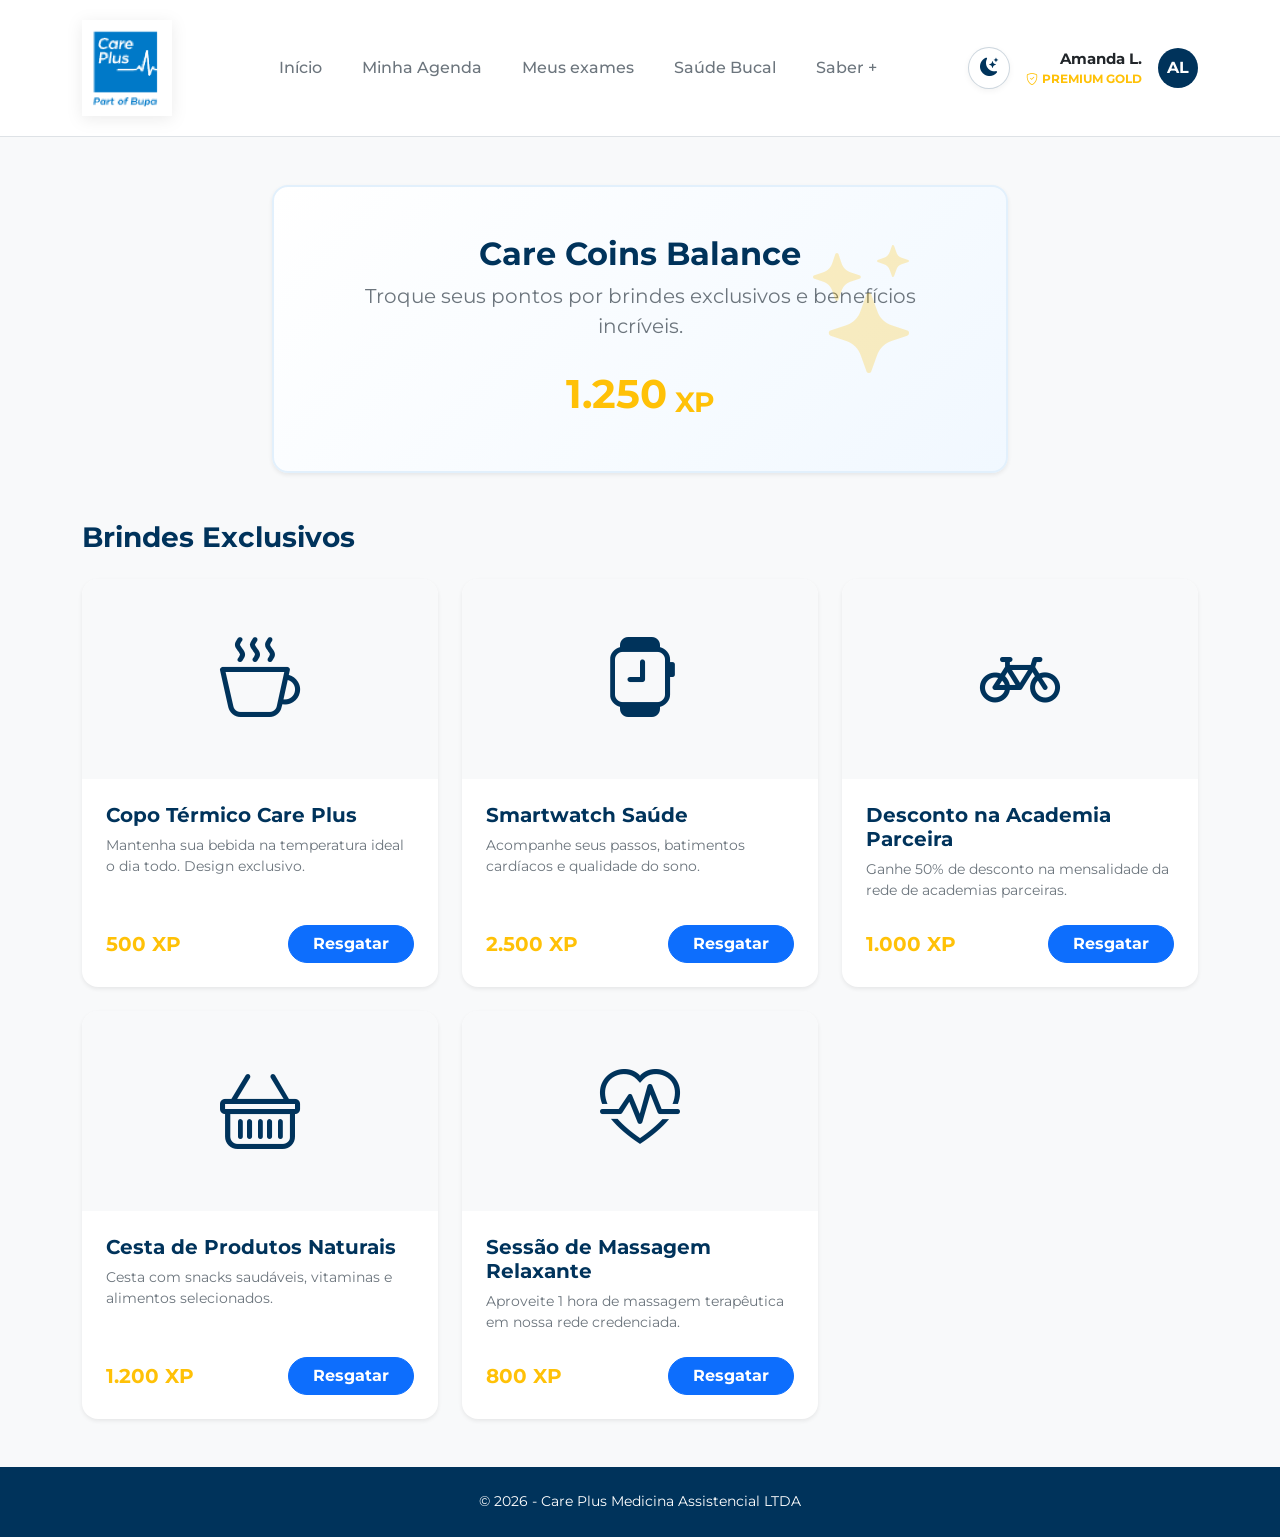
<file: pages/recompensas.html>
<!doctype html>
<html lang="pt-BR">
  <head>
    <meta charset="UTF-8" />
    <meta name="viewport" content="width=device-width, initial-scale=1.0" />
    <title>Care Plus - Recompensas</title>
    <link
      href="https://cdn.jsdelivr.net/npm/bootstrap@5.3.0/dist/css/bootstrap.min.css"
      rel="stylesheet"
    />
    <link rel="preconnect" href="https://fonts.googleapis.com" />
    <link rel="preconnect" href="https://fonts.gstatic.com" crossorigin />
    <link
      href="https://fonts.googleapis.com/css2?family=Montserrat:ital,wght@0,100..900;1,100..900&display=swap"
      rel="stylesheet"
    />
    <link
      rel="stylesheet"
      href="https://cdn.jsdelivr.net/npm/bootstrap-icons@1.11.1/font/bootstrap-icons.css"
    />
    <link rel="stylesheet" href="../css/style.css" />
  </head>
  <body class="bg-light">
    <nav
      class="navbar navbar-expand-lg navbar-light bg-white border-bottom py-3"
    >
      <div class="container">
        <a class="navbar-brand d-flex align-items-center" href="../index.html">
          <img
            src="../img/logo.png"
            alt="Logo da Care Plus"
            height="96"
            class="d-inline-block align-text-top"
          />
        </a>
        <button
          class="navbar-toggler"
          type="button"
          data-bs-toggle="collapse"
          data-bs-target="#navbarNav"
        >
          <span class="navbar-toggler-icon"></span>
        </button>
        <div class="collapse navbar-collapse" id="navbarNav">
          <ul class="navbar-nav mx-auto">
            <li class="nav-item me-4">
              <a
                class="nav-link fw-medium text-secondary d-flex align-items-center"
                href="../index.html"
              >
                Início
              </a>
            </li>
            <li class="nav-item me-4">
              <a
                class="nav-link fw-medium text-secondary d-flex align-items-center"
                href="agenda.html"
              >
                Minha Agenda
              </a>
            </li>
            <li class="nav-item me-4">
              <a
                class="nav-link fw-medium text-secondary d-flex align-items-center"
                href="exames.html"
              >
                Meus exames
              </a>
            </li>
            <li class="nav-item me-4">
              <a
                class="nav-link fw-medium text-secondary d-flex align-items-center"
                href="saude-bucal.html"
              >
                Saúde Bucal
              </a>
            </li>
            <li class="nav-item">
              <a
                class="nav-link fw-medium text-secondary d-flex align-items-center"
                href="saber.html"
              >
                Saber +
              </a>
            </li>
          </ul>
          <div class="d-flex align-items-center">
            <button
              class="btn btn-theme-toggle me-3"
              id="btnThemeToggle"
              title="Alternar tema claro/escuro"
              aria-label="Alternar tema claro/escuro"
            >
              <i class="bi bi-moon-stars-fill"></i>
            </button>
            <div class="text-end me-3">
              <div class="fw-bold text-dark font-md user-header-name">
                Amanda L.
              </div>
              <div
                class="text-warning fw-bold d-flex align-items-center justify-content-end font-xs"
              >
                <i class="bi bi-shield-check me-1"></i> PREMIUM GOLD
              </div>
            </div>
            <a
              href="cadastro.html"
              class="text-decoration-none"
              title="Ver Perfil"
            >
              <div
                class="avatar-md bg-primary text-white rounded-circle d-flex justify-content-center align-items-center fw-bold"
              >
                AL
              </div>
            </a>
          </div>
        </div>
      </div>
    </nav>

    <main class="container my-5">
      <div class="row mb-5 justify-content-center">
        <div class="col-lg-8">
          <div
            class="card border-0 shadow-sm rounded-4 p-5 position-relative overflow-hidden text-center banner-points"
          >
            <i
              class="bi bi-stars position-absolute text-warning opacity-25 stars-icon"
            ></i>
            <h2 class="fw-bold text-navy mb-2">Care Coins Balance</h2>
            <p class="text-secondary mb-4 fs-5">
              Troque seus pontos por brindes exclusivos e benefícios incríveis.
            </p>
            <div class="d-flex align-items-center justify-content-center mb-0">
              <span
                class="display-3 fw-bold text-warning me-2 score-display-large"
                >1.250</span
              >
              <span class="text-warning fw-bold fs-3 mt-3">XP</span>
            </div>
          </div>
        </div>
      </div>

      <h3 class="fw-bold mb-4 text-navy">Brindes Exclusivos</h3>
      <div class="row row-cols-1 row-cols-md-3 g-4">
        <div class="col">
          <div class="card border-0 shadow-sm rounded-4 h-100 brinde-card">
            <div
              class="card-img-top bg-light rounded-top-4 d-flex align-items-center justify-content-center"
            >
              <i class="bi bi-cup-hot text-primary"></i>
            </div>
            <div class="card-body p-4 d-flex flex-column">
              <h5 class="fw-bold text-navy">Copo Térmico Care Plus</h5>
              <p class="text-secondary small mb-4">
                Mantenha sua bebida na temperatura ideal o dia todo. Design
                exclusivo.
              </p>
              <div
                class="mt-auto d-flex justify-content-between align-items-center"
              >
                <span class="fw-bold text-warning fs-5">500 XP</span>
                <button
                  class="btn btn-primary rounded-pill px-4 fw-bold"
                  onclick="resgatarBrinde('Copo Térmico Care Plus', 500)"
                >
                  Resgatar
                </button>
              </div>
            </div>
          </div>
        </div>
        <div class="col">
          <div class="card border-0 shadow-sm rounded-4 h-100 brinde-card">
            <div
              class="card-img-top bg-light rounded-top-4 d-flex align-items-center justify-content-center"
            >
              <i class="bi bi-smartwatch text-primary"></i>
            </div>
            <div class="card-body p-4 d-flex flex-column">
              <h5 class="fw-bold text-navy">Smartwatch Saúde</h5>
              <p class="text-secondary small mb-4">
                Acompanhe seus passos, batimentos cardíacos e qualidade do sono.
              </p>
              <div
                class="mt-auto d-flex justify-content-between align-items-center"
              >
                <span class="fw-bold text-warning fs-5">2.500 XP</span>
                <button
                  class="btn btn-primary rounded-pill px-4 fw-bold"
                  onclick="resgatarBrinde('Smartwatch Saúde', 2500)"
                >
                  Resgatar
                </button>
              </div>
            </div>
          </div>
        </div>
        <div class="col">
          <div class="card border-0 shadow-sm rounded-4 h-100 brinde-card">
            <div
              class="card-img-top bg-light rounded-top-4 d-flex align-items-center justify-content-center"
            >
              <i class="bi bi-bicycle text-primary"></i>
            </div>
            <div class="card-body p-4 d-flex flex-column">
              <h5 class="fw-bold text-navy">Desconto na Academia Parceira</h5>
              <p class="text-secondary small mb-4">
                Ganhe 50% de desconto na mensalidade da rede de academias
                parceiras.
              </p>
              <div
                class="mt-auto d-flex justify-content-between align-items-center"
              >
                <span class="fw-bold text-warning fs-5">1.000 XP</span>
                <button
                  class="btn btn-primary rounded-pill px-4 fw-bold"
                  onclick="
                    resgatarBrinde('Desconto na Academia Parceira', 1000)
                  "
                >
                  Resgatar
                </button>
              </div>
            </div>
          </div>
        </div>
        <div class="col">
          <div class="card border-0 shadow-sm rounded-4 h-100 brinde-card">
            <div
              class="card-img-top bg-light rounded-top-4 d-flex align-items-center justify-content-center"
            >
              <i class="bi bi-basket text-primary"></i>
            </div>
            <div class="card-body p-4 d-flex flex-column">
              <h5 class="fw-bold text-navy">Cesta de Produtos Naturais</h5>
              <p class="text-secondary small mb-4">
                Cesta com snacks saudáveis, vitaminas e alimentos selecionados.
              </p>
              <div
                class="mt-auto d-flex justify-content-between align-items-center"
              >
                <span class="fw-bold text-warning fs-5">1.200 XP</span>
                <button
                  class="btn btn-primary rounded-pill px-4 fw-bold"
                  onclick="resgatarBrinde('Cesta de Produtos Naturais', 1200)"
                >
                  Resgatar
                </button>
              </div>
            </div>
          </div>
        </div>
        <div class="col">
          <div class="card border-0 shadow-sm rounded-4 h-100 brinde-card">
            <div
              class="card-img-top bg-light rounded-top-4 d-flex align-items-center justify-content-center"
            >
              <i class="bi bi-heart-pulse text-primary"></i>
            </div>
            <div class="card-body p-4 d-flex flex-column">
              <h5 class="fw-bold text-navy">Sessão de Massagem Relaxante</h5>
              <p class="text-secondary small mb-4">
                Aproveite 1 hora de massagem terapêutica em nossa rede
                credenciada.
              </p>
              <div
                class="mt-auto d-flex justify-content-between align-items-center"
              >
                <span class="fw-bold text-warning fs-5">800 XP</span>
                <button
                  class="btn btn-primary rounded-pill px-4 fw-bold"
                  onclick="resgatarBrinde('Sessão de Massagem Relaxante', 800)"
                >
                  Resgatar
                </button>
              </div>
            </div>
          </div>
        </div>
      </div>
    </main>
    <footer class="custom-footer">
      © 2026 - Care Plus Medicina Assistencial LTDA
    </footer>
    <div class="modal fade" id="modalResgate" tabindex="-1">
      <div class="modal-dialog modal-dialog-centered">
        <div class="modal-content rounded-4 border-0 shadow">
          <div class="modal-body text-center p-5">
            <div class="mb-4">
              <i class="bi bi-gift-fill text-primary"></i>
            </div>
            <h4 class="fw-bold mb-3 text-navy">Parabéns!</h4>
            <p class="text-secondary mb-4 fs-5">
              Você resgatou
              <strong id="nomeBrindeResgatado" class="text-navy"></strong> com
              sucesso!
            </p>
            <p class="small text-secondary mb-4">
              Um e-mail foi enviado com as instruções para o recebimento do seu
              brinde.
            </p>
            <button
              type="button"
              class="btn btn-primary px-4 py-2 rounded-pill fw-bold w-100"
              data-bs-dismiss="modal"
            >
              Incrível!
            </button>
          </div>
        </div>
      </div>
    </div>

    <div class="modal fade" id="modalErro" tabindex="-1">
      <div class="modal-dialog modal-dialog-centered">
        <div class="modal-content rounded-4 border-0 shadow">
          <div class="modal-body text-center p-5">
            <div class="mb-4">
              <i class="bi bi-exclamation-triangle-fill text-warning"></i>
            </div>
            <h4 class="fw-bold mb-3 text-navy">Ops...</h4>
            <p class="text-secondary mb-4 fs-5">
              Você não possui saldo suficiente para resgatar
              <strong id="nomeBrindeErro" class="text-navy"></strong>.
            </p>
            <button
              type="button"
              class="btn btn-outline-secondary px-4 py-2 rounded-pill fw-bold w-100"
              data-bs-dismiss="modal"
            >
              Entendi
            </button>
          </div>
        </div>
      </div>
    </div>

    <script src="https://cdn.jsdelivr.net/npm/bootstrap@5.3.0/dist/js/bootstrap.bundle.min.js"></script>
    <script src="../js/global.js"></script>
    <script src="../js/recompensas.js"></script>
  </body>
</html>
</file>
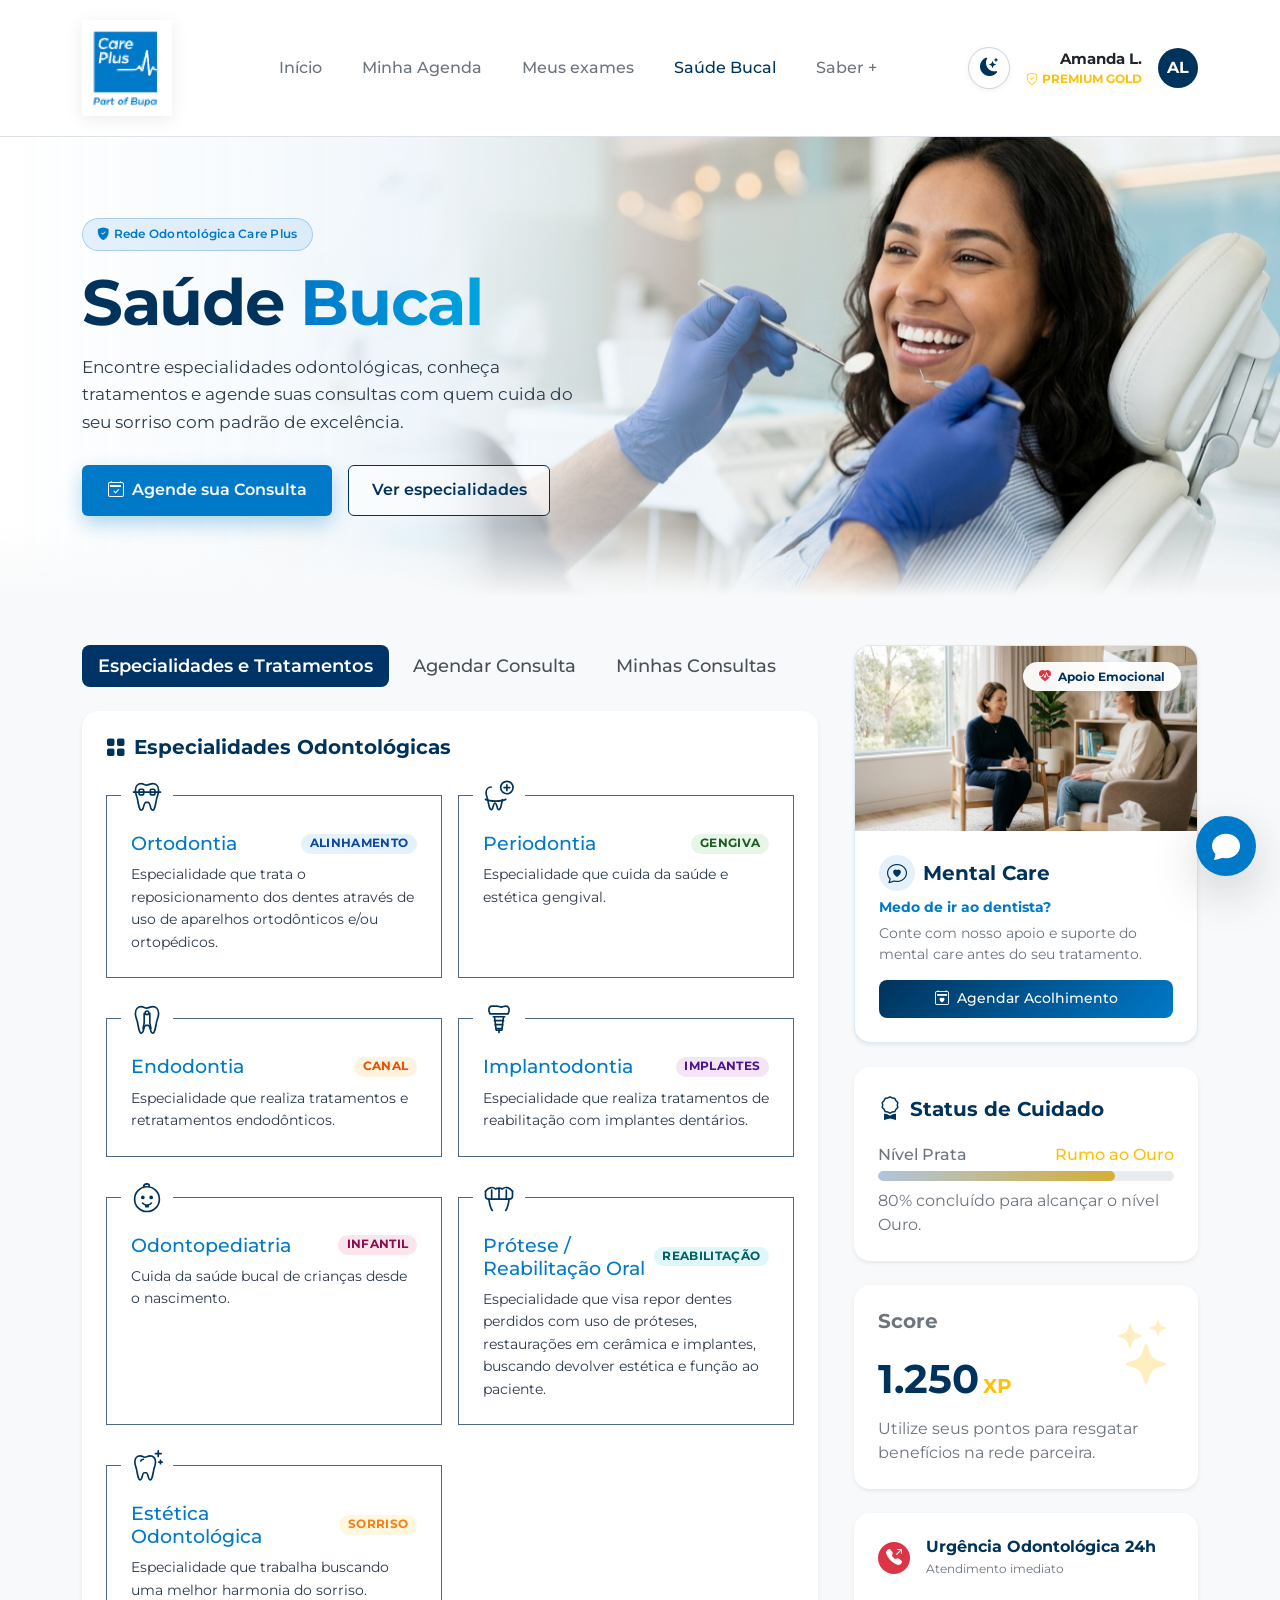
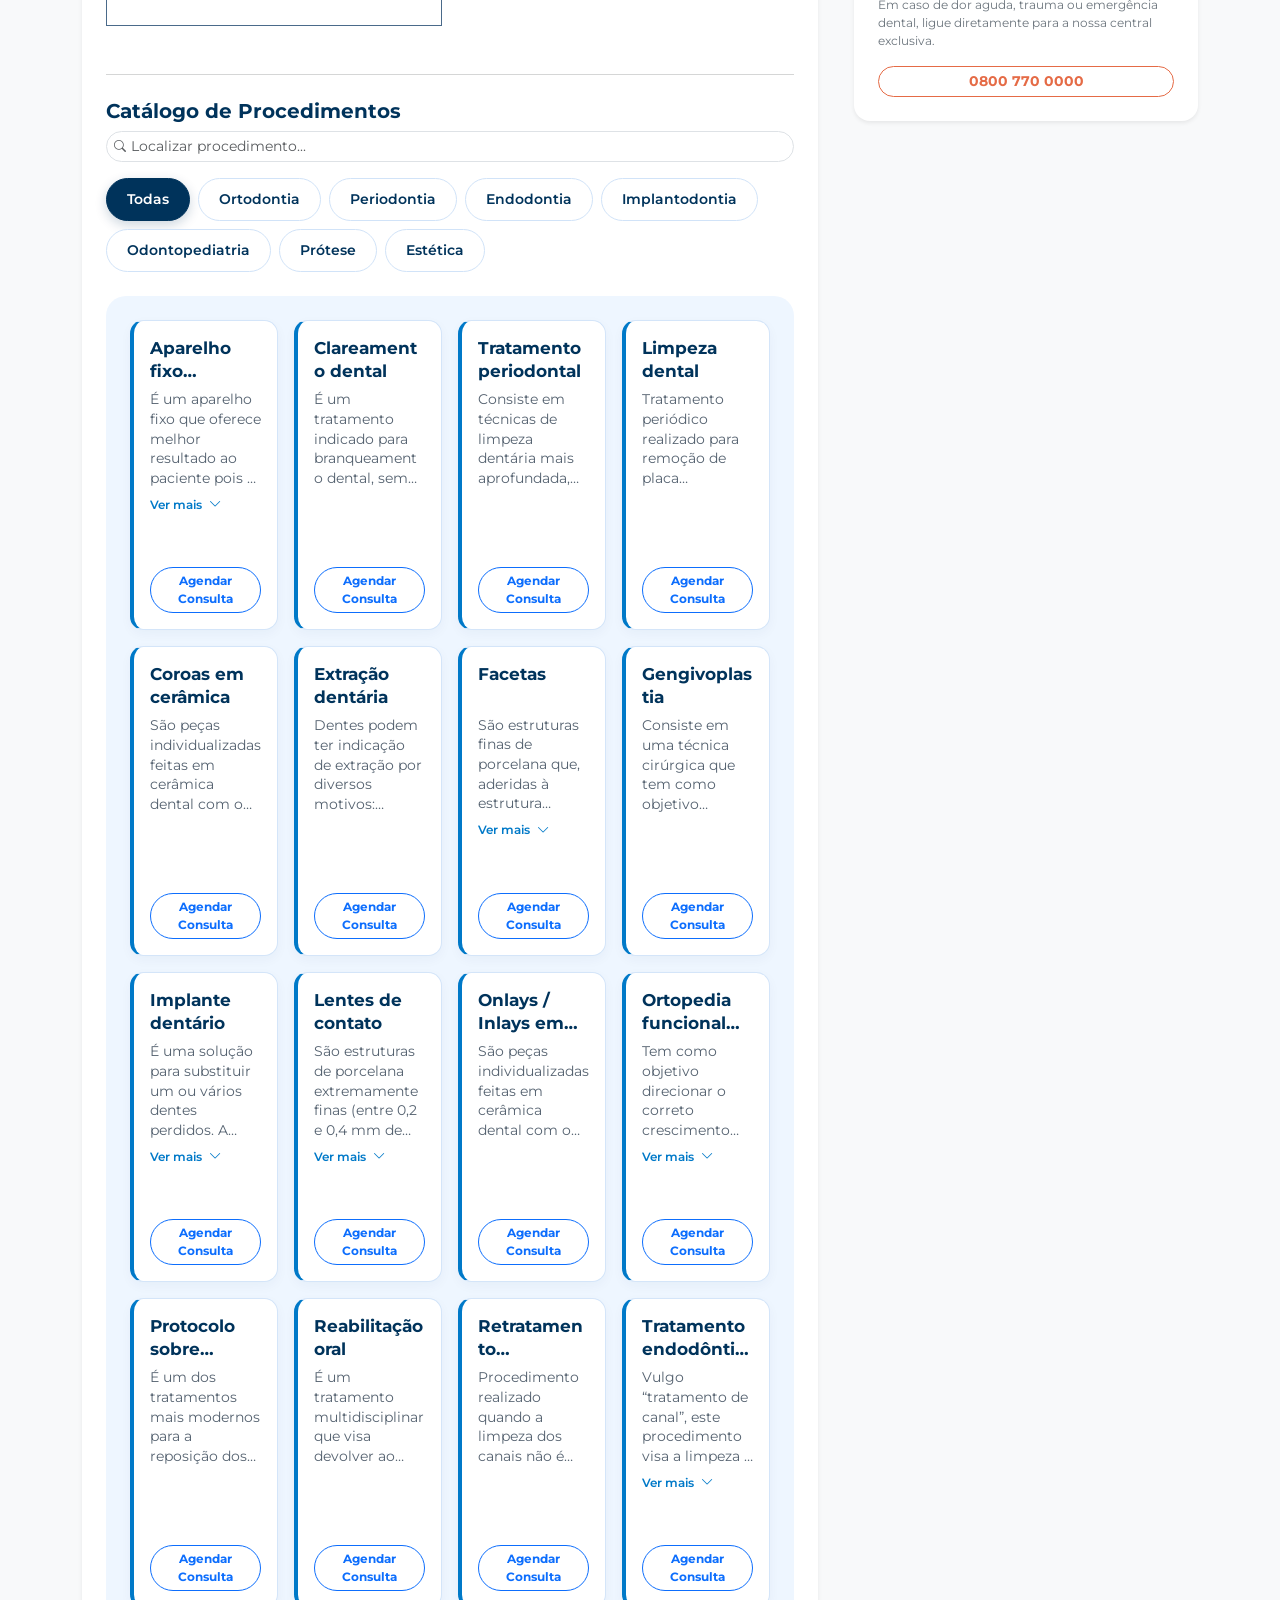
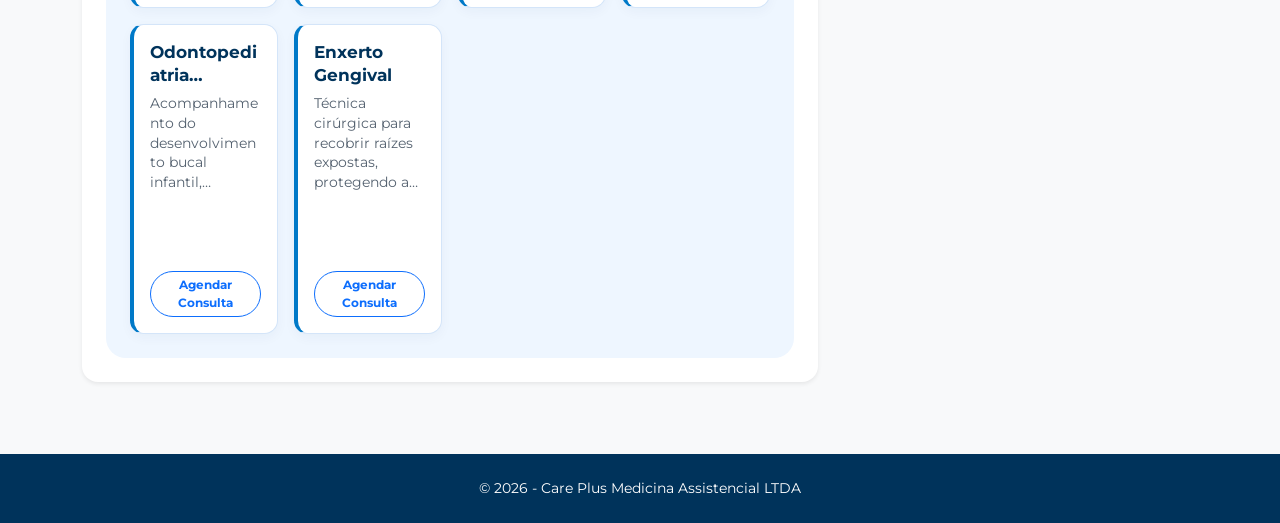
<file: pages/saude-bucal.html>
<!doctype html>
<html lang="pt-BR">
  <head>
    <meta charset="UTF-8" />
    <meta name="viewport" content="width=device-width, initial-scale=1.0" />
    <title>Care Plus - Saúde Bucal</title>
    <link
      href="https://cdn.jsdelivr.net/npm/bootstrap@5.3.0/dist/css/bootstrap.min.css"
      rel="stylesheet"
    />
    <link rel="preconnect" href="https://fonts.googleapis.com" />
    <link rel="preconnect" href="https://fonts.gstatic.com" crossorigin />
    <link
      href="https://fonts.googleapis.com/css2?family=Montserrat:ital,wght@0,100..900;1,100..900&display=swap"
      rel="stylesheet"
    />
    <link
      rel="stylesheet"
      href="https://cdn.jsdelivr.net/npm/bootstrap-icons@1.11.1/font/bootstrap-icons.css"
    />
    <link rel="stylesheet" href="../css/style.css" />
  </head>
  <body class="bg-light">
    <!-- Navbar Header -->
    <nav class="navbar navbar-expand-lg navbar-light bg-white border-bottom py-3">
      <div class="container">
        <a class="navbar-brand d-flex align-items-center" href="../index.html">
          <img
            src="../img/logo.png"
            alt="Logo da Care Plus"
            height="96"
            class="d-inline-block align-text-top"
          />
        </a>
        <button
          class="navbar-toggler"
          type="button"
          data-bs-toggle="collapse"
          data-bs-target="#navbarNav"
        >
          <span class="navbar-toggler-icon"></span>
        </button>
        <div class="collapse navbar-collapse" id="navbarNav">
          <ul class="navbar-nav mx-auto">
            <li class="nav-item me-4">
              <a
                class="nav-link fw-medium text-secondary d-flex align-items-center"
                href="../index.html"
              >
                Início
              </a>
            </li>
            <li class="nav-item me-4">
              <a
                class="nav-link fw-medium text-secondary d-flex align-items-center"
                href="agenda.html"
              >
                Minha Agenda
              </a>
            </li>
            <li class="nav-item me-4">
              <a
                class="nav-link fw-medium text-secondary d-flex align-items-center"
                href="exames.html"
              >
                Meus exames
              </a>
            </li>
            <li class="nav-item me-4">
              <a
                class="nav-link active fw-medium text-dark d-flex align-items-center"
                href="saude-bucal.html"
              >
                Saúde Bucal
              </a>
            </li>
            <li class="nav-item">
              <a
                class="nav-link fw-medium text-secondary d-flex align-items-center"
                href="saber.html"
              >
                Saber +
              </a>
            </li>
          </ul>
          <div class="d-flex align-items-center">
            <button
              class="btn btn-theme-toggle me-3"
              id="btnThemeToggle"
              title="Alternar tema claro/escuro"
              aria-label="Alternar tema claro/escuro"
            >
              <i class="bi bi-moon-stars-fill"></i>
            </button>
            <a
              href="cadastro.html"
              class="text-decoration-none"
              title="Ver Perfil"
            >
              <div class="d-flex align-items-center">
                <div class="text-end me-3">
                  <div class="fw-bold text-dark font-md user-header-name">
                    Amanda L.
                  </div>
                  <div
                    class="text-warning fw-bold d-flex align-items-center justify-content-end font-xs"
                  >
                    <i class="bi bi-shield-check me-1"></i> PREMIUM GOLD
                  </div>
                </div>
                <div
                  class="avatar-md bg-primary text-white rounded-circle d-flex justify-content-center align-items-center fw-bold"
                >
                  AL
                </div>
              </div>
            </a>
          </div>
        </div>
      </div>
    </nav>

    <!-- Hero: Saúde Bucal -->
    <section class="dental-hero" aria-labelledby="dental-hero-title">
      <div class="dental-hero-bg" aria-hidden="true"></div>
      <div class="container position-relative">
        <div class="dental-hero-content">
          <span class="dental-hero-badge">
            <i class="bi bi-shield-fill-check me-1"></i> Rede Odontológica Care Plus
          </span>
          <h1 id="dental-hero-title" class="dental-hero-title">
            Saúde <span>Bucal</span>
          </h1>
          <p class="dental-hero-text">
            Encontre especialidades odontológicas, conheça tratamentos e agende
            suas consultas com quem cuida do seu sorriso com padrão de excelência.
          </p>
          <div class="d-flex flex-wrap gap-3">
            <button type="button" class="btn dental-hero-btn" id="hero-btn-agendar">
              <i class="bi bi-calendar2-check me-2"></i>Agende sua Consulta
            </button>
            <a href="#content-procedimentos" class="btn dental-hero-btn-outline" id="hero-btn-especialidades">
              Ver especialidades
            </a>
          </div>
        </div>
      </div>
    </section>

    <!-- Main Container -->
    <main class="container my-5">

      <div class="row">
        <!-- Main Content Area -->
        <div class="col-lg-8">
          <!-- Main Tabs -->
          <div class="d-flex mb-4 gap-2 flex-wrap">
            <button class="btn tab-btn active" id="tab-procedimentos">
              Especialidades e Tratamentos
            </button>
            <button class="btn tab-btn" id="tab-agendar">
              Agendar Consulta
            </button>
            <button class="btn tab-btn" id="tab-consultas">
              Minhas Consultas
            </button>
          </div>

          <!-- TAB 1: PROCEDIMENTOS E ESPECIALIDADES -->
          <div
            class="card border-0 shadow-sm rounded-4 p-4 mb-4 tab-content-panel active"
            id="content-procedimentos"
          >
            <!-- Specialties Summary Accordion/Grid -->
            <h5 class="fw-bold text-navy mb-3">
              <i class="bi bi-grid-fill me-2 text-primary"></i>Especialidades Odontológicas
            </h5>

            <div class="row row-cols-1 row-cols-md-2 g-3 mb-4 specialty-grid">
              <!-- Ortodontia -->
              <div class="col">
                <div class="p-3 border rounded-3 bg-white h-100 dental-feature-card shadow-sm">
                  <span class="specialty-icon" aria-hidden="true">
                    <svg viewBox="0 0 32 32"><path d="M11 5c-3.3 0-5.3 2.7-5.3 6 0 2.7 1 4.7 1.7 7.3.7 2.7.9 6.7 2.3 9.3.7 1.3 2 1.3 2.7-.3.8-2.1 1.1-5.7 2.6-5.7h2c1.5 0 1.8 3.6 2.6 5.7.7 1.6 2 1.6 2.7.3 1.4-2.6 1.6-6.6 2.3-9.3.7-2.6 1.7-4.6 1.7-7.3 0-3.3-2-6-5.3-6-2.1 0-3.5 1.3-5.3 1.3S13.1 5 11 5z"/><path d="M4 12.5h24"/><rect x="9" y="10" width="4" height="5" rx=".8"/><rect x="19" y="10" width="4" height="5" rx=".8"/></svg>
                  </span>
                  <div class="d-flex justify-content-between align-items-center mb-2">
                    <h6 class="fw-bold text-navy m-0">Ortodontia</h6>
                    <span class="badge badge-specialty badge-ortodontia">Alinhamento</span>
                  </div>
                  <p class="font-xs text-secondary mb-0">
                    Especialidade que trata o reposicionamento dos dentes através de uso de aparelhos ortodônticos e/ou ortopédicos.
                  </p>
                </div>
              </div>

              <!-- Periodontia -->
              <div class="col">
                <div class="p-3 border rounded-3 bg-white h-100 dental-feature-card shadow-sm">
                  <span class="specialty-icon" aria-hidden="true">
                    <svg viewBox="0 0 32 32"><path d="M9 8c-2.8 0-4.5 2.3-4.5 5 0 2.3.9 4 1.5 6.3.6 2.3.8 5.7 2 8 .6 1.1 1.7 1.1 2.3-.3.7-1.8 1-4.8 2.2-4.8s1.5 3 2.2 4.8c.6 1.4 1.7 1.4 2.3.3 1.2-2.3 1.4-5.7 2-8"/><path d="M4 19c4 2 14 2 18 0"/><circle cx="23" cy="8.5" r="5.5"/><path d="M23 6v5M20.5 8.5h5"/></svg>
                  </span>
                  <div class="d-flex justify-content-between align-items-center mb-2">
                    <h6 class="fw-bold text-navy m-0">Periodontia</h6>
                    <span class="badge badge-specialty badge-periodontia">Gengiva</span>
                  </div>
                  <p class="font-xs text-secondary mb-0">
                    Especialidade que cuida da saúde e estética gengival.
                  </p>
                </div>
              </div>

              <!-- Endodontia -->
              <div class="col">
                <div class="p-3 border rounded-3 bg-white h-100 dental-feature-card shadow-sm">
                  <span class="specialty-icon" aria-hidden="true">
                    <svg viewBox="0 0 32 32"><path d="M11 5c-3.3 0-5.3 2.7-5.3 6 0 2.7 1 4.7 1.7 7.3.7 2.7.9 6.7 2.3 9.3.7 1.3 2 1.3 2.7-.3.8-2.1 1.1-5.7 2.6-5.7h2c1.5 0 1.8 3.6 2.6 5.7.7 1.6 2 1.6 2.7.3 1.4-2.6 1.6-6.6 2.3-9.3.7-2.6 1.7-4.6 1.7-7.3 0-3.3-2-6-5.3-6-2.1 0-3.5 1.3-5.3 1.3S13.1 5 11 5z"/><path d="M13.5 11v8.5l-1 5M18.5 11v8.5l1 5"/><circle cx="16" cy="10.5" r="1.6"/></svg>
                  </span>
                  <div class="d-flex justify-content-between align-items-center mb-2">
                    <h6 class="fw-bold text-navy m-0">Endodontia</h6>
                    <span class="badge badge-specialty badge-endodontia">Canal</span>
                  </div>
                  <p class="font-xs text-secondary mb-0">
                    Especialidade que realiza tratamentos e retratamentos endodônticos.
                  </p>
                </div>
              </div>

              <!-- Implantodontia -->
              <div class="col">
                <div class="p-3 border rounded-3 bg-white h-100 dental-feature-card shadow-sm">
                  <span class="specialty-icon" aria-hidden="true">
                    <svg viewBox="0 0 32 32"><path d="M10 4.5c-2 0-3 1.6-3 3.4 0 1.4.6 2.4 1 3.6h16c.4-1.2 1-2.2 1-3.6 0-1.8-1-3.4-3-3.4-1.5 0-2.4.9-4 .9s-2.5-.9-4-.9z"/><path d="M11 14h10M12 17.5h8M12.7 21h6.6M13.5 24.5h5M16 28v-2"/><path d="M12 14l1.5 12h5L20 14"/></svg>
                  </span>
                  <div class="d-flex justify-content-between align-items-center mb-2">
                    <h6 class="fw-bold text-navy m-0">Implantodontia</h6>
                    <span class="badge badge-specialty badge-implantodontia">Implantes</span>
                  </div>
                  <p class="font-xs text-secondary mb-0">
                    Especialidade que realiza tratamentos de reabilitação com implantes dentários.
                  </p>
                </div>
              </div>

              <!-- Odontopediatria -->
              <div class="col">
                <div class="p-3 border rounded-3 bg-white h-100 dental-feature-card shadow-sm">
                  <span class="specialty-icon" aria-hidden="true">
                    <svg viewBox="0 0 32 32"><circle cx="16" cy="17" r="11"/><path d="M13 6.5c0-2 1.5-3 3-3 1.2 0 2 .8 2 1.8"/><circle cx="12.3" cy="15.5" r=".9" fill="currentColor"/><circle cx="19.7" cy="15.5" r=".9" fill="currentColor"/><path d="M12 20.5c2.3 2.6 5.7 2.6 8 0"/><path d="M15 22.2v1.6h2v-1.6"/></svg>
                  </span>
                  <div class="d-flex justify-content-between align-items-center mb-2">
                    <h6 class="fw-bold text-navy m-0">Odontopediatria</h6>
                    <span class="badge badge-specialty badge-odontopediatria">Infantil</span>
                  </div>
                  <p class="font-xs text-secondary mb-0">
                    Cuida da saúde bucal de crianças desde o nascimento.
                  </p>
                </div>
              </div>

              <!-- Prótese / Reabilitação Oral -->
              <div class="col">
                <div class="p-3 border rounded-3 bg-white h-100 dental-feature-card shadow-sm">
                  <span class="specialty-icon" aria-hidden="true">
                    <svg viewBox="0 0 32 32"><path d="M4 10c3-4 7-4 9-2 1.2-1 4.8-1 6 0 2-2 6-2 9 2"/><path d="M4 10v4c0 2 1.5 3 3 3h18c1.5 0 3-1 3-3v-4"/><path d="M9.5 9v8M16 8v9M22.5 9v8"/><path d="M7 17c.5 4 1.5 8 3 10M25 17c-.5 4-1.5 8-3 10"/></svg>
                  </span>
                  <div class="d-flex justify-content-between align-items-center mb-2">
                    <h6 class="fw-bold text-navy m-0">Prótese / Reabilitação Oral</h6>
                    <span class="badge badge-specialty badge-protese">Reabilitação</span>
                  </div>
                  <p class="font-xs text-secondary mb-0">
                    Especialidade que visa repor dentes perdidos com uso de próteses, restaurações em cerâmica e implantes, buscando devolver estética e função ao paciente.
                  </p>
                </div>
              </div>

              <!-- Estética -->
              <div class="col-12">
                <div class="p-3 border rounded-3 bg-white h-100 dental-feature-card shadow-sm">
                  <span class="specialty-icon" aria-hidden="true">
                    <svg viewBox="0 0 32 32"><path d="M10 7c-3 0-4.8 2.4-4.8 5.4 0 2.4.9 4.2 1.5 6.6.6 2.4.8 6 2.1 8.4.6 1.2 1.8 1.2 2.4-.3.7-1.9 1-5.1 2.3-5.1h1.8c1.3 0 1.6 3.2 2.3 5.1.6 1.5 1.8 1.5 2.4.3 1.3-2.4 1.5-6 2.1-8.4.6-2.4 1.5-4.2 1.5-6.6 0-3-1.8-5.4-4.8-5.4-1.9 0-3.1 1.2-4.8 1.2S11.9 7 10 7z"/><path d="M26 2.5v5M23.5 5h5M28 11v3M26.5 12.5h3"/><path d="M10.5 11.5c.5-1 1.3-1.5 2.3-1.5"/></svg>
                  </span>
                  <div class="d-flex justify-content-between align-items-center mb-2">
                    <h6 class="fw-bold text-navy m-0">Estética Odontológica</h6>
                    <span class="badge badge-specialty badge-estetica">Sorriso</span>
                  </div>
                  <p class="font-xs text-secondary mb-0">
                    Especialidade que trabalha buscando uma melhor harmonia do sorriso.
                  </p>
                </div>
              </div>
            </div>

            <hr class="my-4 text-muted" />

            <!-- Filters & Search Bar for Procedures Cards -->
            <div class="d-flex justify-content-between align-items-center mb-3 flex-wrap gap-2">
              <h5 class="fw-bold text-navy m-0">Catálogo de Procedimentos</h5>
              <div class="position-relative w-100 max-w-300">
                <input
                  type="text"
                  id="buscaOdonto"
                  class="form-control form-control-sm rounded-pill ps-4 border"
                  placeholder="Localizar procedimento..."
                  onkeyup="buscarProcedimentosOdonto()"
                />
                <i class="bi bi-search position-absolute top-50 start-0 translate-middle-y ms-2 text-muted font-xs"></i>
              </div>
            </div>

            <!-- Specialty Filter Pills -->
            <div class="d-flex gap-2 flex-wrap mb-4">
              <button
                class="specialty-pill-btn active"
                onclick="filtrarEspecialidadeOdonto('Todas', this)"
              >
                Todas
              </button>
              <button
                class="specialty-pill-btn"
                onclick="filtrarEspecialidadeOdonto('Ortodontia', this)"
              >
                Ortodontia
              </button>
              <button
                class="specialty-pill-btn"
                onclick="filtrarEspecialidadeOdonto('Periodontia', this)"
              >
                Periodontia
              </button>
              <button
                class="specialty-pill-btn"
                onclick="filtrarEspecialidadeOdonto('Endodontia', this)"
              >
                Endodontia
              </button>
              <button
                class="specialty-pill-btn"
                onclick="filtrarEspecialidadeOdonto('Implantodontia', this)"
              >
                Implantodontia
              </button>
              <button
                class="specialty-pill-btn"
                onclick="filtrarEspecialidadeOdonto('Odontopediatria', this)"
              >
                Odontopediatria
              </button>
              <button
                class="specialty-pill-btn"
                onclick="filtrarEspecialidadeOdonto('Prótese', this)"
              >
                Prótese
              </button>
              <button
                class="specialty-pill-btn"
                onclick="filtrarEspecialidadeOdonto('Estética', this)"
              >
                Estética
              </button>
            </div>

            <!-- PROCEDURE CARDS GRID (Matching User's Uploaded Image) -->
            <div class="procedure-grid-container">
              <div class="row row-cols-1 row-cols-sm-2 row-cols-lg-4 g-3" id="gridProcedimentosOdonto">
                <!-- Aparelho fixo autoligado -->
                <div class="col procedure-card-col" data-specialty="Ortodontia">
                  <div class="card p-3 procedure-card">
                    <div class="procedure-card-body">
                      <h6 class="procedure-card-title">
                        Aparelho fixo autoligado
                      </h6>
                      <p class="procedure-card-text">
                        É um aparelho fixo que oferece melhor resultado ao paciente pois é utilizada uma técnica que não necessita a troca das famosas “borrachinhas” do aparelho convencional. O tratamento é mais ágil e com melhor acabamento do que com o aparelho fixo convencional.
                      </p>
                      <button class="btn-toggle-expand" onclick="toggleExpandCard(this)">
                        Ver mais <i class="bi bi-chevron-down ms-1"></i>
                      </button>
                    </div>
                    <div class="mt-2 text-end">
                      <button
                        class="btn btn-sm btn-outline-primary rounded-pill w-100 font-xs fw-bold"
                        onclick="abrirAgendamentoOdonto('Aparelho fixo autoligado', 'Ortodontia')"
                      >
                        Agendar Consulta
                      </button>
                    </div>
                  </div>
                </div>

                <!-- Clareamento dental -->
                <div class="col procedure-card-col" data-specialty="Estética">
                  <div class="card p-3 procedure-card">
                    <div class="procedure-card-body">
                      <h6 class="procedure-card-title">
                        Clareamento dental
                      </h6>
                      <p class="procedure-card-text">
                        É um tratamento indicado para branqueamento dental, sem causar nenhum dano à estrutura dentária.
                      </p>
                    </div>
                    <div class="mt-2 text-end">
                      <button
                        class="btn btn-sm btn-outline-primary rounded-pill w-100 font-xs fw-bold"
                        onclick="abrirAgendamentoOdonto('Clareamento dental', 'Estética')"
                      >
                        Agendar Consulta
                      </button>
                    </div>
                  </div>
                </div>

                <!-- Tratamento periodontal -->
                <div class="col procedure-card-col" data-specialty="Periodontia">
                  <div class="card p-3 procedure-card">
                    <div class="procedure-card-body">
                      <h6 class="procedure-card-title">
                        Tratamento periodontal
                      </h6>
                      <p class="procedure-card-text">
                        Consiste em técnicas de limpeza dentária mais aprofundada, visando devolver saúde aos tecidos periodontais.
                      </p>
                    </div>
                    <div class="mt-2 text-end">
                      <button
                        class="btn btn-sm btn-outline-primary rounded-pill w-100 font-xs fw-bold"
                        onclick="abrirAgendamentoOdonto('Tratamento periodontal', 'Periodontia')"
                      >
                        Agendar Consulta
                      </button>
                    </div>
                  </div>
                </div>

                <!-- Limpeza dental -->
                <div class="col procedure-card-col" data-specialty="Periodontia">
                  <div class="card p-3 procedure-card">
                    <div class="procedure-card-body">
                      <h6 class="procedure-card-title">
                        Limpeza dental
                      </h6>
                      <p class="procedure-card-text">
                        Tratamento periódico realizado para remoção de placa bacteriana, tártaro e manchas nos dentes, com indicação de ser realizada 2 vezes ao ano.
                      </p>
                    </div>
                    <div class="mt-2 text-end">
                      <button
                        class="btn btn-sm btn-outline-primary rounded-pill w-100 font-xs fw-bold"
                        onclick="abrirAgendamentoOdonto('Limpeza dental', 'Periodontia')"
                      >
                        Agendar Consulta
                      </button>
                    </div>
                  </div>
                </div>

                <!-- Coroas em cerâmica -->
                <div class="col procedure-card-col" data-specialty="Prótese">
                  <div class="card p-3 procedure-card">
                    <div class="procedure-card-body">
                      <h6 class="procedure-card-title">
                        Coroas em cerâmica
                      </h6>
                      <p class="procedure-card-text">
                        São peças individualizadas feitas em cerâmica dental com o objetivo de repor a coroa natural do dente.
                      </p>
                    </div>
                    <div class="mt-2 text-end">
                      <button
                        class="btn btn-sm btn-outline-primary rounded-pill w-100 font-xs fw-bold"
                        onclick="abrirAgendamentoOdonto('Coroas em cerâmica', 'Prótese')"
                      >
                        Agendar Consulta
                      </button>
                    </div>
                  </div>
                </div>

                <!-- Extração dentária -->
                <div class="col procedure-card-col" data-specialty="Prótese">
                  <div class="card p-3 procedure-card">
                    <div class="procedure-card-body">
                      <h6 class="procedure-card-title">
                        Extração dentária
                      </h6>
                      <p class="procedure-card-text">
                        Dentes podem ter indicação de extração por diversos motivos: fraturas, cáries, falta de espaço etc.
                      </p>
                    </div>
                    <div class="mt-2 text-end">
                      <button
                        class="btn btn-sm btn-outline-primary rounded-pill w-100 font-xs fw-bold"
                        onclick="abrirAgendamentoOdonto('Extração dentária', 'Prótese')"
                      >
                        Agendar Consulta
                      </button>
                    </div>
                  </div>
                </div>

                <!-- Facetas -->
                <div class="col procedure-card-col" data-specialty="Estética">
                  <div class="card p-3 procedure-card">
                    <div class="procedure-card-body">
                      <h6 class="procedure-card-title">
                        Facetas
                      </h6>
                      <p class="procedure-card-text">
                        São estruturas finas de porcelana que, aderidas à estrutura dental, mudam a forma e a cor do sorriso, trazendo uma maior harmonia para a face como um todo.
                      </p>
                      <button class="btn-toggle-expand" onclick="toggleExpandCard(this)">
                        Ver mais <i class="bi bi-chevron-down ms-1"></i>
                      </button>
                    </div>
                    <div class="mt-2 text-end">
                      <button
                        class="btn btn-sm btn-outline-primary rounded-pill w-100 font-xs fw-bold"
                        onclick="abrirAgendamentoOdonto('Facetas', 'Estética')"
                      >
                        Agendar Consulta
                      </button>
                    </div>
                  </div>
                </div>

                <!-- Gengivoplastia -->
                <div class="col procedure-card-col" data-specialty="Periodontia">
                  <div class="card p-3 procedure-card">
                    <div class="procedure-card-body">
                      <h6 class="procedure-card-title">
                        Gengivoplastia
                      </h6>
                      <p class="procedure-card-text">
                        Consiste em uma técnica cirúrgica que tem como objetivo melhorar o contorno gengival e, consequentemente, a estética do sorriso.
                      </p>
                    </div>
                    <div class="mt-2 text-end">
                      <button
                        class="btn btn-sm btn-outline-primary rounded-pill w-100 font-xs fw-bold"
                        onclick="abrirAgendamentoOdonto('Gengivoplastia', 'Periodontia')"
                      >
                        Agendar Consulta
                      </button>
                    </div>
                  </div>
                </div>

                <!-- Implante dentário -->
                <div class="col procedure-card-col" data-specialty="Implantodontia">
                  <div class="card p-3 procedure-card">
                    <div class="procedure-card-body">
                      <h6 class="procedure-card-title">
                        Implante dentário
                      </h6>
                      <p class="procedure-card-text">
                        É uma solução para substituir um ou vários dentes perdidos. A técnica utilizada consiste na instalação de um pino de titânio fixado nos ossos maxilares para substituir a raiz do dente.
                      </p>
                      <button class="btn-toggle-expand" onclick="toggleExpandCard(this)">
                        Ver mais <i class="bi bi-chevron-down ms-1"></i>
                      </button>
                    </div>
                    <div class="mt-2 text-end">
                      <button
                        class="btn btn-sm btn-outline-primary rounded-pill w-100 font-xs fw-bold"
                        onclick="abrirAgendamentoOdonto('Implante dentário', 'Implantodontia')"
                      >
                        Agendar Consulta
                      </button>
                    </div>
                  </div>
                </div>

                <!-- Lentes de contato -->
                <div class="col procedure-card-col" data-specialty="Estética">
                  <div class="card p-3 procedure-card">
                    <div class="procedure-card-body">
                      <h6 class="procedure-card-title">
                        Lentes de contato
                      </h6>
                      <p class="procedure-card-text">
                        São estruturas de porcelana extremamente finas (entre 0,2 e 0,4 mm de espessura) utilizadas para alterar a forma e o contorno dos dentes.
                      </p>
                      <button class="btn-toggle-expand" onclick="toggleExpandCard(this)">
                        Ver mais <i class="bi bi-chevron-down ms-1"></i>
                      </button>
                    </div>
                    <div class="mt-2 text-end">
                      <button
                        class="btn btn-sm btn-outline-primary rounded-pill w-100 font-xs fw-bold"
                        onclick="abrirAgendamentoOdonto('Lentes de contato', 'Estética')"
                      >
                        Agendar Consulta
                      </button>
                    </div>
                  </div>
                </div>

                <!-- Onlays / Inlays em cerâmica -->
                <div class="col procedure-card-col" data-specialty="Prótese">
                  <div class="card p-3 procedure-card">
                    <div class="procedure-card-body">
                      <h6 class="procedure-card-title">
                        Onlays / Inlays em cerâmica
                      </h6>
                      <p class="procedure-card-text">
                        São peças individualizadas feitas em cerâmica dental com o objetivo de repor parte da coroa natural do dente.
                      </p>
                    </div>
                    <div class="mt-2 text-end">
                      <button
                        class="btn btn-sm btn-outline-primary rounded-pill w-100 font-xs fw-bold"
                        onclick="abrirAgendamentoOdonto('Onlays / Inlays em cerâmica', 'Prótese')"
                      >
                        Agendar Consulta
                      </button>
                    </div>
                  </div>
                </div>

                <!-- Ortopedia funcional dos Maxilares -->
                <div class="col procedure-card-col" data-specialty="Ortodontia">
                  <div class="card p-3 procedure-card">
                    <div class="procedure-card-body">
                      <h6 class="procedure-card-title">
                        Ortopedia funcional dos Maxilares
                      </h6>
                      <p class="procedure-card-text">
                        Tem como objetivo direcionar o correto crescimento dos ossos da face em crianças entre 4 e 12 anos, melhorando o desenvolvimento do sistema estomatognático.
                      </p>
                      <button class="btn-toggle-expand" onclick="toggleExpandCard(this)">
                        Ver mais <i class="bi bi-chevron-down ms-1"></i>
                      </button>
                    </div>
                    <div class="mt-2 text-end">
                      <button
                        class="btn btn-sm btn-outline-primary rounded-pill w-100 font-xs fw-bold"
                        onclick="abrirAgendamentoOdonto('Ortopedia funcional dos Maxilares', 'Ortodontia')"
                      >
                        Agendar Consulta
                      </button>
                    </div>
                  </div>
                </div>

                <!-- Protocolo sobre Implantes -->
                <div class="col procedure-card-col" data-specialty="Implantodontia">
                  <div class="card p-3 procedure-card">
                    <div class="procedure-card-body">
                      <h6 class="procedure-card-title">
                        Protocolo sobre Implantes
                      </h6>
                      <p class="procedure-card-text">
                        É um dos tratamentos mais modernos para a reposição dos dentes perdidos da odontologia estética/funcional atual.
                      </p>
                    </div>
                    <div class="mt-2 text-end">
                      <button
                        class="btn btn-sm btn-outline-primary rounded-pill w-100 font-xs fw-bold"
                        onclick="abrirAgendamentoOdonto('Protocolo sobre Implantes', 'Implantodontia')"
                      >
                        Agendar Consulta
                      </button>
                    </div>
                  </div>
                </div>

                <!-- Reabilitação oral -->
                <div class="col procedure-card-col" data-specialty="Prótese">
                  <div class="card p-3 procedure-card">
                    <div class="procedure-card-body">
                      <h6 class="procedure-card-title">
                        Reabilitação oral
                      </h6>
                      <p class="procedure-card-text">
                        É um tratamento multidisciplinar que visa devolver ao paciente estética e função. Normally envolve diversas especialidades.
                      </p>
                    </div>
                    <div class="mt-2 text-end">
                      <button
                        class="btn btn-sm btn-outline-primary rounded-pill w-100 font-xs fw-bold"
                        onclick="abrirAgendamentoOdonto('Reabilitação oral', 'Prótese')"
                      >
                        Agendar Consulta
                      </button>
                    </div>
                  </div>
                </div>

                <!-- Retratamento endodôntico -->
                <div class="col procedure-card-col" data-specialty="Endodontia">
                  <div class="card p-3 procedure-card">
                    <div class="procedure-card-body">
                      <h6 class="procedure-card-title">
                        Retratamento endodôntico
                      </h6>
                      <p class="procedure-card-text">
                        Procedimento realizado quando a limpeza dos canais não é efetiva e o tratamento de canal precisa ser refeito.
                      </p>
                    </div>
                    <div class="mt-2 text-end">
                      <button
                        class="btn btn-sm btn-outline-primary rounded-pill w-100 font-xs fw-bold"
                        onclick="abrirAgendamentoOdonto('Retratamento endodôntico', 'Endodontia')"
                      >
                        Agendar Consulta
                      </button>
                    </div>
                  </div>
                </div>

                <!-- Tratamento endodôntico -->
                <div class="col procedure-card-col" data-specialty="Endodontia">
                  <div class="card p-3 procedure-card">
                    <div class="procedure-card-body">
                      <h6 class="procedure-card-title">
                        Tratamento endodôntico
                      </h6>
                      <p class="procedure-card-text">
                        Vulgo “tratamento de canal”, este procedimento visa a limpeza e desinfecção dos canais radiculares, proporcionando ausência de dor e possibilitando a reabilitação do dente.
                      </p>
                      <button class="btn-toggle-expand" onclick="toggleExpandCard(this)">
                        Ver mais <i class="bi bi-chevron-down ms-1"></i>
                      </button>
                    </div>
                    <div class="mt-2 text-end">
                      <button
                        class="btn btn-sm btn-outline-primary rounded-pill w-100 font-xs fw-bold"
                        onclick="abrirAgendamentoOdonto('Tratamento endodôntico', 'Endodontia')"
                      >
                        Agendar Consulta
                      </button>
                    </div>
                  </div>
                </div>

                <!-- Odontopediatria Preventiva -->
                <div class="col procedure-card-col" data-specialty="Odontopediatria">
                  <div class="card p-3 procedure-card">
                    <div class="procedure-card-body">
                      <h6 class="procedure-card-title">
                        Odontopediatria Preventiva
                      </h6>
                      <p class="procedure-card-text">
                        Acompanhamento do desenvolvimento bucal infantil, aplicação de selantes e prevenção de cáries desde os primeiros anos de vida.
                      </p>
                    </div>
                    <div class="mt-2 text-end">
                      <button
                        class="btn btn-sm btn-outline-primary rounded-pill w-100 font-xs fw-bold"
                        onclick="abrirAgendamentoOdonto('Odontopediatria Preventiva', 'Odontopediatria')"
                      >
                        Agendar Consulta
                      </button>
                    </div>
                  </div>
                </div>

                <!-- Enxerto Gengival -->
                <div class="col procedure-card-col" data-specialty="Periodontia">
                  <div class="card p-3 procedure-card">
                    <div class="procedure-card-body">
                      <h6 class="procedure-card-title">
                        Enxerto Gengival
                      </h6>
                      <p class="procedure-card-text">
                        Técnica cirúrgica para recobrir raízes expostas, protegendo a gengiva e reduzindo a sensibilidade dentária.
                      </p>
                    </div>
                    <div class="mt-2 text-end">
                      <button
                        class="btn btn-sm btn-outline-primary rounded-pill w-100 font-xs fw-bold"
                        onclick="abrirAgendamentoOdonto('Enxerto Gengival', 'Periodontia')"
                      >
                        Agendar Consulta
                      </button>
                    </div>
                  </div>
                </div>
              </div>
            </div>
          </div>

          <!-- TAB 2: AGENDAR CONSULTA -->
          <div
            class="card border-0 shadow-sm rounded-4 p-4 mb-4 tab-content-panel d-none"
            id="content-agendar"
          >
            <div class="mb-4 d-flex justify-content-between align-items-center flex-wrap gap-2">
              <div>
                <label class="form-label text-secondary mb-2">Modalidade da Consulta</label>
                <div class="d-flex gap-3 flex-wrap">
                  <button
                    type="button"
                    id="btn-tipo-presencial-odonto"
                    class="btn px-3 py-2 fw-medium rounded-3 btn-presencial-active"
                  >
                    <i class="bi bi-building me-1"></i> Presencial
                  </button>
                  <button
                    type="button"
                    id="btn-tipo-teleconsulta-odonto"
                    class="btn px-3 py-2 fw-medium rounded-3 btn-teleconsulta-inactive"
                  >
                    <i class="bi bi-camera-video me-1"></i> Teleconsulta Odonto
                  </button>
                </div>
              </div>
              <span class="badge bg-light text-dark px-3 py-2 rounded-pill shadow-sm text-sm">
                +50 xp
              </span>
            </div>

            <div class="mb-3">
              <label class="form-label text-secondary">Especialidade Odontológica</label>
              <select
                id="select-especialidade-odonto"
                class="form-select rounded-3 py-2 border-input-custom"
              >
                <option selected disabled>Selecione uma especialidade</option>
                <option value="Ortodontia">Ortodontia</option>
                <option value="Periodontia">Periodontia</option>
                <option value="Endodontia">Endodontia</option>
                <option value="Implantodontia">Implantodontia</option>
                <option value="Odontopediatria">Odontopediatria</option>
                <option value="Prótese">Prótese / Reabilitação Oral</option>
                <option value="Estética">Estética Odontológica</option>
              </select>
            </div>

            <div class="mb-3">
              <label class="form-label text-secondary">Procedimento / Motivo da Consulta</label>
              <input
                type="text"
                id="input-procedimento-odonto"
                class="form-control rounded-3 py-2 border-input-custom"
                placeholder="Ex: Aparelho fixo autoligado, Limpeza dental, Avaliação de canal..."
              />
            </div>

            <div class="mb-3">
              <label class="form-label text-secondary">Dentista Credenciado / Clínica</label>
              <select
                id="select-dentista-odonto"
                class="form-select rounded-3 py-2 border-input-custom"
                disabled
              >
                <option selected disabled>Selecione a especialidade primeiro</option>
              </select>
            </div>

            <div class="row g-3 mb-4">
              <div class="col-md-6">
                <label class="form-label text-secondary">Data Preferencial</label>
                <input
                  type="date"
                  id="input-data-odonto"
                  class="form-control rounded-3 py-2 border-input-custom"
                />
              </div>
              <div class="col-md-6">
                <label class="form-label text-secondary">Período</label>
                <select
                  id="select-periodo-odonto"
                  class="form-select rounded-3 py-2 border-input-custom"
                >
                  <option selected disabled>Selecione o período</option>
                  <option value="Manhã">Manhã</option>
                  <option value="Tarde">Tarde</option>
                </select>
              </div>
              <div class="col-md-6">
                <label class="form-label text-secondary">Horários Disponíveis</label>
                <select
                  id="select-horario-odonto"
                  class="form-select rounded-3 py-2 border-input-custom"
                  disabled
                >
                  <option selected disabled>Selecione o período primeiro</option>
                </select>
              </div>
            </div>

            <div class="d-flex justify-content-end align-items-center mt-3">
              <button
                id="btn-agendar-odonto"
                type="button"
                class="btn btn-brand-primary px-5 py-2 fw-medium rounded-3"
                data-bs-toggle="modal"
                data-bs-target="#confirmacaoModalOdonto"
              >
                Agendar Consulta Odontológica
              </button>
            </div>
          </div>

          <!-- TAB 3: MINHAS CONSULTAS -->
          <div
            class="card border-0 shadow-sm rounded-4 p-4 mb-4 tab-content-panel d-none"
            id="content-consultas"
          >
            <h5 class="fw-bold mb-3 text-brand-primary">Consultas Odontológicas Agendadas</h5>
            <div id="listaConsultasOdonto">
              <!-- Default initial appointment item -->
              <div
                class="border rounded-4 p-4 mb-3 d-flex justify-content-between align-items-center flex-wrap gap-3 consulta-item bg-white shadow-sm"
                id="consulta-odonto-default"
              >
                <div>
                  <span class="badge bg-primary text-white mb-2 font-xs">Ortodontia</span>
                  <h5 class="fw-bold mb-2 text-navy">
                    Aparelho Fixo Autoligado - Manutenção
                  </h5>
                  <div class="d-flex gap-3 text-secondary flex-wrap font-md">
                    <span class="d-flex align-items-center bg-light rounded-pill px-3 py-1 font-sm">
                      <i class="bi bi-clock me-2 text-primary"></i> Amanhã às 10:00
                    </span>
                    <span class="d-flex align-items-center font-sm">
                      <i class="bi bi-person-badge me-2 text-primary"></i> Dra. Patricia Lima
                    </span>
                    <span class="d-flex align-items-center font-sm">
                      <i class="bi bi-geo-alt me-2"></i> Care Plus Odonto Paulista
                    </span>
                  </div>
                </div>
                <div class="d-flex flex-column flex-md-row gap-2">
                  <button
                    class="btn btn-brand-primary px-4 rounded-3"
                    onclick="solicitarRemarcacaoOdonto('default', 'Aparelho Fixo Autoligado', 'Dra. Patricia Lima')"
                  >
                    Remarcar
                  </button>
                  <button
                    class="btn btn-outline-brand-danger px-4 rounded-3"
                    onclick="cancelarConsultaOdonto('default')"
                  >
                    Desmarcar
                  </button>
                </div>
              </div>
            </div>

            <hr class="my-4" />

            <h5 class="fw-bold mb-3 text-secondary">Histórico de Tratamentos Realizados</h5>
            <div id="listaHistoricoOdonto">
              <!-- Rendered via JS -->
            </div>
          </div>
        </div>

        <!-- Sidebar (Col-lg-4) -->
        <div class="col-lg-4 mt-4 mt-lg-0 ps-lg-4">
          <!-- Card Mental Care (Apoio Psicológico na Odontologia) -->
          <div class="card border-0 shadow-sm rounded-4 overflow-hidden mb-4 card-mental-care">
            <div class="card-mental-care-img-wrapper position-relative">
              <img
                src="../img/mental-care.jpg"
                alt="Atendimento acolhedor com psicólogo Mental Care"
                class="card-mental-care-img"
              />
              <span class="badge badge-mental-care position-absolute top-0 end-0 m-3 rounded-pill px-3 py-2 font-xs fw-bold">
                <i class="bi bi-heart-pulse-fill me-1 text-danger"></i> Apoio Emocional
              </span>
            </div>
            <div class="card-body p-4">
              <div class="d-flex align-items-center mb-2">
                <div class="icon-box-mental-care rounded-circle d-flex align-items-center justify-content-center me-2">
                  <i class="bi bi-chat-heart text-primary fs-5"></i>
                </div>
                <h5 class="fw-bold text-navy m-0">Mental Care</h5>
              </div>
              <h6 class="fw-bold text-secondary-brand mb-2 font-sm">
                Medo de ir ao dentista?
              </h6>
              <p class="text-secondary font-sm mb-3">
                Conte com nosso apoio e suporte do mental care antes do seu tratamento.
              </p>
              <button
                type="button"
                class="btn btn-mental-care w-100 rounded-3 py-2 fw-medium d-flex align-items-center justify-content-center gap-2"
                data-bs-toggle="modal"
                data-bs-target="#modalMentalCare"
              >
                <i class="bi bi-calendar2-heart"></i> Agendar Acolhimento
              </button>
            </div>
          </div>

          <!-- Status de Cuidado -->
          <div class="card border-0 shadow-sm rounded-4 p-4 mb-4">
            <div class="d-flex align-items-center mb-3 fw-bold fs-5 text-brand-primary">
              <i class="bi bi-award me-2 fs-4"></i> Status de Cuidado
            </div>
            <div class="d-flex justify-content-between text-secondary mb-1 fw-medium text-sm">
              <span>Nível Prata</span>
              <span class="text-warning">Rumo ao Ouro</span>
            </div>
            <div class="progress mb-2 progress-custom">
              <div
                class="progress-bar custom-progress-bar"
                role="progressbar"
                aria-valuenow="80"
                aria-valuemin="0"
                aria-valuemax="100"
              ></div>
            </div>
            <p class="text-secondary mb-0 text-xs-alt">
              80% concluído para alcançar o nível Ouro.
            </p>
          </div>

          <!-- Score Card -->
          <div
            class="card border-0 shadow-sm rounded-4 p-4 mb-4 position-relative overflow-hidden card-reward"
            onclick="window.location.href = 'recompensas.html'"
          >
            <h5 class="fw-bold mb-3 text-secondary">Score</h5>
            <div class="d-flex align-items-baseline mb-2">
              <span class="fw-bold me-1 score-value">1.250</span>
              <span class="text-warning fw-bold fs-5">XP</span>
            </div>
            <p class="text-secondary mb-0 score-text">
              Utilize seus pontos para resgatar benefícios na rede parceira.
            </p>
            <i
              class="bi bi-stars text-warning position-absolute opacity-25 score-icon-bg"
            ></i>
          </div>

          <!-- Emergency Odonto Card -->
          <div class="card border-0 shadow-sm rounded-4 p-4 bg-white">
            <div class="d-flex align-items-center mb-3">
              <div class="avatar-sm bg-danger text-white rounded-circle d-flex align-items-center justify-content-center me-3">
                <i class="bi bi-telephone-outbound-fill"></i>
              </div>
              <div>
                <h6 class="fw-bold text-navy mb-0">Urgência Odontológica 24h</h6>
                <span class="font-xs text-secondary">Atendimento imediato</span>
              </div>
            </div>
            <p class="font-xs text-secondary mb-3">
              Em caso de dor aguda, trauma ou emergência dental, ligue diretamente para a nossa central exclusiva.
            </p>
            <a href="tel:08007700000" class="btn btn-outline-danger btn-sm rounded-pill w-100 fw-bold">
              0800 770 0000
            </a>
          </div>
        </div>
      </div>
    </main>

    <!-- Floating Chat Button -->
    <button
      class="btn btn-primary rounded-circle position-fixed bottom-0 end-0 m-4 shadow-lg d-flex justify-content-center align-items-center p-0 fab-btn"
    >
      <i class="bi bi-chat-fill text-white fs-3"></i>
    </button>

    <!-- Modal Confirmar Agendamento -->
    <div
      class="modal fade"
      id="confirmacaoModalOdonto"
      tabindex="-1"
      aria-labelledby="confirmacaoModalLabel"
      aria-hidden="true"
    >
      <div class="modal-dialog modal-dialog-centered">
        <div class="modal-content border-0 rounded-4 shadow">
          <div class="modal-header border-0 pb-0">
            <button
              type="button"
              class="btn-close"
              data-bs-dismiss="modal"
              aria-label="Close"
            ></button>
          </div>
          <div class="modal-body text-center p-4 pt-0">
            <i class="bi bi-calendar-check text-primary mb-3 modal-icon-lg"></i>
            <h4 class="fw-bold mb-3 text-brand-primary">
              Confirmar Agendamento Odontológico
            </h4>
            <p class="text-secondary fs-6 mb-4" id="modal-mensagem-odonto">
              Confirma o agendamento de <strong id="modal-especialidade-odonto">Consulta Odontológica</strong>, no horário <strong id="modal-horario-odonto">selecionado</strong> com o(a) especialista <strong id="modal-dentista-odonto">indicado(a)</strong>?
            </p>
            <div class="d-flex gap-3 justify-content-center flex-wrap">
              <button
                type="button"
                class="btn btn-outline-secondary px-4 py-2 rounded-3 fw-medium"
                data-bs-dismiss="modal"
              >
                Não confirmo
              </button>
              <button
                type="button"
                class="btn btn-primary px-4 py-2 rounded-3 fw-medium"
                data-bs-dismiss="modal"
                onclick="confirmarAgendamentoOdonto()"
              >
                Confirmo
              </button>
            </div>
          </div>
        </div>
      </div>
    </div>

    <!-- Modal Confirmar Remarcação -->
    <div class="modal fade" id="modalConfirmarRemarcacaoOdonto" tabindex="-1">
      <div class="modal-dialog modal-dialog-centered">
        <div class="modal-content rounded-4 border-0 shadow">
          <div class="modal-body text-center p-5">
            <div class="mb-4">
              <i class="bi bi-question-circle text-warning modal-icon-xl"></i>
            </div>
            <h4 class="fw-bold mb-3 text-brand-primary">Remarcar Consulta Odontológica?</h4>
            <p class="text-secondary mb-4">
              Tem certeza que deseja remarcar <strong id="nomeConsultaOdontoRemarcacao">esta consulta</strong>?
            </p>
            <div class="d-flex gap-3 justify-content-center">
              <button
                type="button"
                class="btn btn-outline-secondary px-4 py-2 rounded-pill fw-bold"
                data-bs-dismiss="modal"
              >
                Não
              </button>
              <button
                type="button"
                class="btn btn-primary px-4 py-2 rounded-pill fw-bold"
                onclick="confirmarRemarcacaoOdonto()"
              >
                Sim
              </button>
            </div>
          </div>
        </div>
      </div>
    </div>

    <!-- Modal Mental Care -->
    <div
      class="modal fade"
      id="modalMentalCare"
      tabindex="-1"
      aria-labelledby="modalMentalCareLabel"
      aria-hidden="true"
    >
      <div class="modal-dialog modal-dialog-centered">
        <div class="modal-content rounded-4 border-0 shadow">
          <div class="modal-header border-0 pb-0">
            <button
              type="button"
              class="btn-close"
              data-bs-dismiss="modal"
              aria-label="Fechar"
            ></button>
          </div>
          <div class="modal-body text-center p-4 pt-0">
            <div class="avatar-lg bg-info bg-opacity-10 text-primary rounded-circle d-inline-flex align-items-center justify-content-center mb-3">
              <i class="bi bi-chat-heart fs-2"></i>
            </div>
            <h4 class="fw-bold mb-2 text-brand-primary" id="modalMentalCareLabel">
              Acolhimento Mental Care
            </h4>
            <p class="text-secondary font-sm mb-4">
              Sabemos que a ansiedade e o medo de procedimentos odontológicos são reais. Nossos psicólogos especializados oferecem sessões prévias de acolhimento e técnicas de relaxamento para que você se sinta 100% seguro(a) e confortável antes da sua consulta.
            </p>
            <div class="alert alert-custom-warning d-flex align-items-center text-start p-3 mb-4 rounded-3">
              <i class="bi bi-shield-check text-warning fs-4 me-3"></i>
              <div class="font-xs">
                <strong>Serviço 100% coberto pelo seu plano Care Plus</strong>, disponível presencialmente ou por telemedicina.
              </div>
            </div>
            <div class="d-flex gap-2 justify-content-center flex-column flex-sm-row">
              <button
                type="button"
                class="btn btn-outline-secondary px-4 py-2 rounded-3 font-sm"
                data-bs-dismiss="modal"
              >
                Voltar
              </button>
              <button
                type="button"
                class="btn btn-brand-primary px-4 py-2 rounded-3 font-sm fw-medium"
                data-bs-dismiss="modal"
                onclick="alert('Sua solicitação de acolhimento com a equipe de psicologia do Mental Care foi registrada! Entraremos em contato para confirmar o melhor horário.')"
              >
                Confirmar Acolhimento Pré-Consulta
              </button>
            </div>
          </div>
        </div>
      </div>
    </div>

    <!-- Footer -->
    <footer class="custom-footer">
      © 2026 - Care Plus Medicina Assistencial LTDA
    </footer>

    <script src="https://cdn.jsdelivr.net/npm/bootstrap@5.3.0/dist/js/bootstrap.bundle.min.js"></script>
    <script src="../js/global.js?v=20261019"></script>
    <script src="../js/saudebucal.js?v=20261019-3"></script>
  </body>
</html>
</file>
<file: css/style.css>
@import url(agenda.css);
@import url(cadastro.css);
@import url(exames.css);
@import url(global.css);
@import url(index.css);
@import url(recompensas.css);
@import url(saber.css);
@import url(saudebucal.css);
@import url(dark-theme.css);
@import url(maps.css);
</file>
